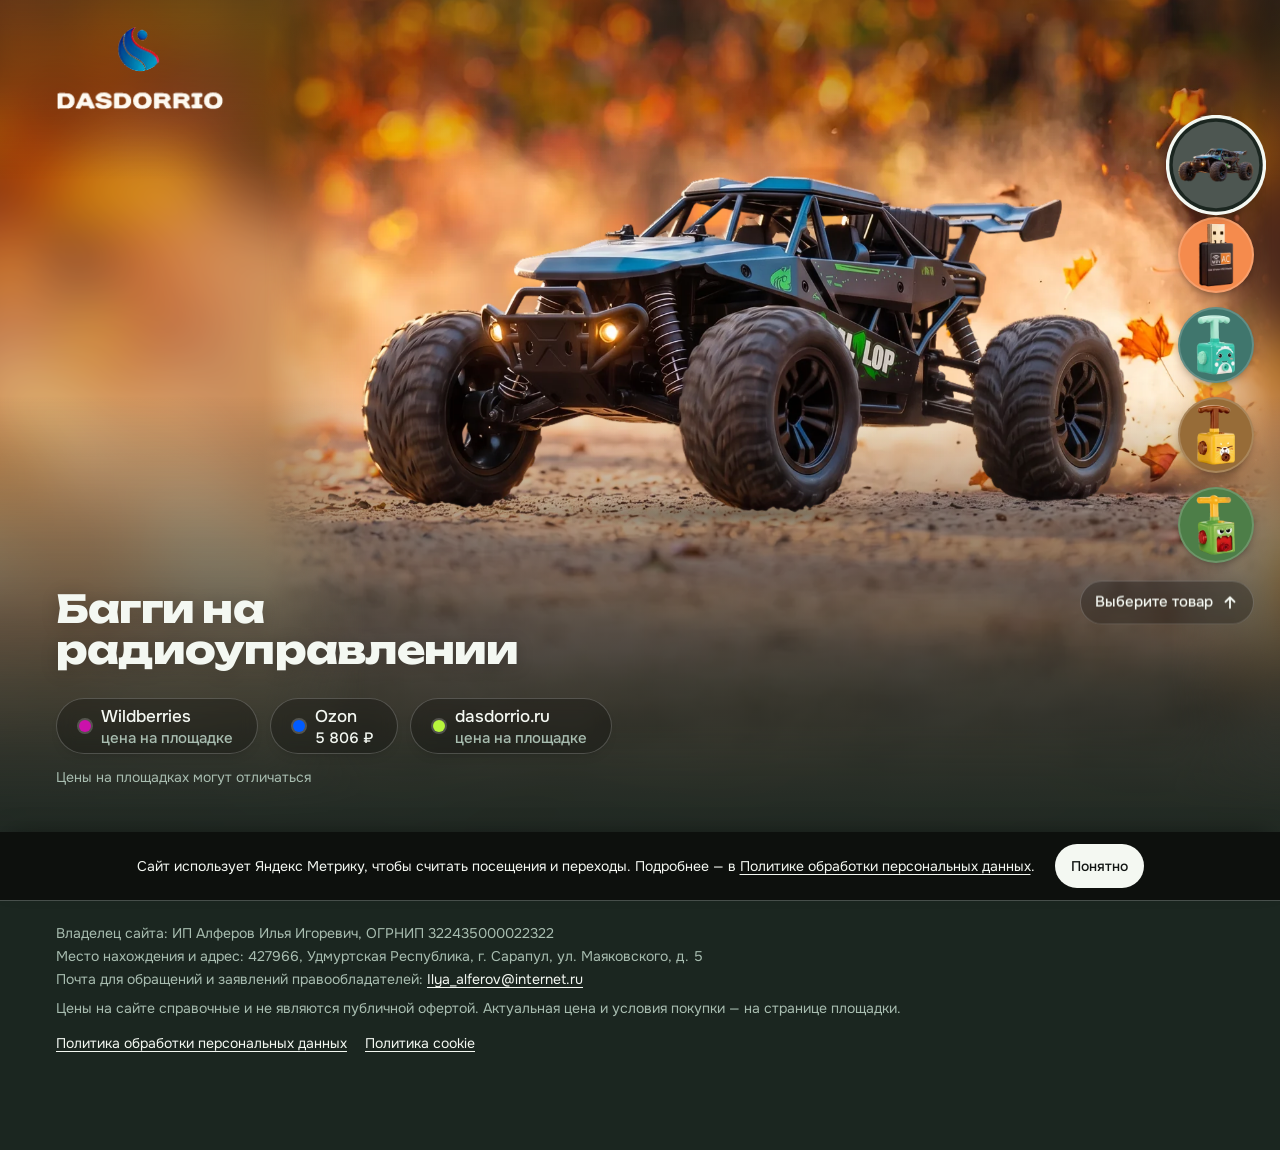
<file: index.html>
<!doctype html>
<html lang="ru">
<head>
<meta charset="utf-8">
<meta name="viewport" content="width=device-width, initial-scale=1, viewport-fit=cover">
<title>Dasdorrio — товары из роликов и где их купить</title>
<meta name="description" content="Товары Dasdorrio из роликов: багги на радиоуправлении, реактивные машинки, Wi-Fi адаптер. Прямые ссылки на карточки Wildberries, Ozon и магазин.">
<meta name="theme-color" content="#1B2620">

<meta property="og:type" content="website">
<meta property="og:title" content="Dasdorrio — товары из роликов и где их купить">
<meta property="og:description" content="Выбери товар и открой его карточку на Wildberries, Ozon или в магазине.">
<meta property="og:image" content="https://dasdorrio.shop/photo/og.jpg">
<meta property="og:url" content="https://dasdorrio.shop/">
<meta property="og:image:width" content="1200">
<meta property="og:image:height" content="630">

<link rel="icon" href="data:image/svg+xml,%3Csvg xmlns='http://www.w3.org/2000/svg' viewBox='0 0 32 32'%3E%3Crect width='32' height='32' rx='9' fill='%230B5FA8'/%3E%3Cpath d='M20 6c-6 2-11 8-9 15 1 3 4 5 8 5-4-3-5-8-2-12 1-2 4-4 8-4-1-2-3-4-5-4z' fill='%23fff'/%3E%3Ccircle cx='22' cy='9' r='2.6' fill='%23E5273A'/%3E%3C/svg%3E">

<link rel="preconnect" href="https://fonts.googleapis.com">
<link rel="preconnect" href="https://fonts.gstatic.com" crossorigin>
<link rel="stylesheet" href="https://fonts.googleapis.com/css2?family=Unbounded:wght@800&family=Onest:wght@500&display=swap">

<script>
  /* Данные подключаются с меткой минуты: GitHub Pages кэширует файлы на 10 минут,
     а правки из редактора должны быть видны сразу. Цены площадок (prices.js) — так же; нет файла — нет цен WB и dasdorrio.ru, ручная цена Ozon из products.js остаётся. */
  document.write('<script src="products.js?v=' + Math.floor(Date.now() / 60000) + '"><\/script>');
  document.write('<script src="prices.js?v=' + Math.floor(Date.now() / 60000) + '"><\/script>');
</script>
<script>
  /* Адрес просмотра для Метрики. При заходе без решётки на экране всё равно показан первый товар,
     поэтому в счётчик отдаём адрес с его ключом — иначе первый просмотр пишется без товара,
     и в отчёте «Просмотры URL» вместо товаров копятся строки без решётки. */
  var АДРЕС_ПРОСМОТРА = (function () {
    try {
      var k = (location.hash || '').slice(1);
      if (!k && typeof ТОВАРЫ !== 'undefined' && ТОВАРЫ.length) k = ТОВАРЫ[0].ключ;
      return location.origin + location.pathname + location.search + (k ? '#' + k : '');
    } catch (e) { return location.href; }
  })();
</script>
<!-- Yandex.Metrika counter -->
<script type="text/javascript">
    (function(m,e,t,r,i,k,a){
        m[i]=m[i]||function(){(m[i].a=m[i].a||[]).push(arguments)};
        m[i].l=1*new Date();
        for (var j = 0; j < document.scripts.length; j++) {if (document.scripts[j].src === r) { return; }}
        k=e.createElement(t),a=e.getElementsByTagName(t)[0],k.async=1,k.src=r,a.parentNode.insertBefore(k,a)
    })(window, document,'script','https://mc.yandex.ru/metrika/tag.js?id=112528267', 'ym');

    ym(112528267, 'init', {ssr:true, clickmap:true, referrer: document.referrer, url: АДРЕС_ПРОСМОТРА, accurateTrackBounce:true, trackLinks:true});
</script>
<noscript><div><img src="https://mc.yandex.ru/watch/112528267" style="position:absolute; left:-9999px;" alt="" /></div></noscript>
<!-- /Yandex.Metrika counter -->
<script>
  /* Красим страницу в палитру первого товара до первой отрисовки — без вспышки белого. */
  (function () {
    if (typeof ТОВАРЫ === 'undefined') return;
    var key = (location.hash || '').slice(1);
    var first = ТОВАРЫ.find(function (t) { return t.ключ === key; }) || ТОВАРЫ[0];
    var p = first.палитра, s = document.documentElement.style;
    s.setProperty('--bg', p.фон); s.setProperty('--bg2', p.фон2);
    s.setProperty('--accent', p.акцент); s.setProperty('--accent2', p.акцент2);
    s.setProperty('--fg', p.текст); s.setProperty('--fg2', p.текст2);
    var v = typeof ВЕРСИЯ_КАРТИНОК !== 'undefined' ? ВЕРСИЯ_КАРТИНОК : '1';
    [first.сцена, first.герой].forEach(function (src) {
      if (!src) return;
      var link = document.createElement('link');
      link.rel = 'preload'; link.as = 'image'; link.href = src + '?v=' + v;
      document.head.appendChild(link);
    });
  })();
</script>

<style>
  :root{
    /* Палитра сцены — подставляется из products.js */
    --bg:#1B2620; --bg2:#0F1915; --accent:#B8F53C; --accent2:#FFD400; --fg:#F4F8F2; --fg2:#A8BDB0;
    /* Цвета площадок — не меняются, это узнавание */
    --wb:#CB11AB; --ozon:#005BFF; --market:#FFCC00; --market-ink:#111111;
    /* Форма и ритм */
    --pill-h:52px; --thumb:60px; --rail-gap:10px; --rail-inset:8px; --rail-pad:12px;
    --gutter:20px;
    /* Кадр сцены: квадратная картинка, которая накрывает экран; центр и предел размера задаёт скрипт:
       герой не выше подиума, иначе в высоких окнах он налезает на название */
    --cover-size:min(100vw, var(--cover-max, 9999px)); --cover-cx:48%;
    --font-display:"Unbounded", "Arial Black", system-ui, sans-serif;
    --font-text:"Onest", system-ui, -apple-system, "Segoe UI", Roboto, sans-serif;
    --ease-out:cubic-bezier(.16,1,.3,1);
  }

  *{box-sizing:border-box}
  html{-webkit-text-size-adjust:100%; background:var(--bg)}
  body{
    margin:0; min-height:100vh; min-height:100dvh;
    background:var(--bg); color:var(--fg);
    font-family:var(--font-text); font-size:16px; line-height:1.45;
    -webkit-font-smoothing:antialiased; -webkit-tap-highlight-color:transparent;
    overflow-x:hidden;
  }
  ::selection{background:var(--accent); color:var(--bg)}
  :focus-visible{outline:3px solid var(--accent); outline-offset:3px; border-radius:999px}
  img{max-width:100%; height:auto; display:block}
  a{color:inherit}

  /* Сцена: одна цельная картинка мира товара. Товар вырезан из неё же и лежит ровно на своём месте,
     чтобы его можно было анимировать; под ним фон дорисован. */
  .scene{
    position:relative; min-height:100vh; min-height:100dvh; overflow:hidden;
    background:var(--bg);
  }
  .cover{position:absolute; inset:0; z-index:0; overflow:hidden}
  .layer{position:absolute; inset:0; opacity:0}
  .layer .blur{
    position:absolute; inset:-8%;
    background-size:cover; background-position:center;
    filter:blur(30px) brightness(.86); transform:translateZ(0);
  }
  .layer .frame{
    position:absolute; left:var(--cover-cx); top:var(--cover-cy, 50%);
    width:var(--cover-size); height:var(--cover-size);
    transform:translate(-50%,-50%);
  }
  .layer .frame img.bg{position:absolute; inset:0; width:100%; height:100%; object-fit:cover}
  /* на телефоне кадр уже экрана по высоте: верх и низ мягко уходят в размытую заливку */
  .layer .frame{
    -webkit-mask-image:linear-gradient(to bottom, transparent, #000 5%, #000 95%, transparent);
    mask-image:linear-gradient(to bottom, transparent, #000 5%, #000 95%, transparent);
  }
  .layer .frame img.hero{
    position:absolute; left:var(--hx); top:var(--hy); width:var(--hw); height:auto;
    will-change:transform;
  }
  .layer .frame .shadow{
    position:absolute; left:var(--sx); top:var(--sy); width:var(--sw); height:var(--sh);
    background:radial-gradient(50% 50% at 50% 50%, rgba(0,0,0,.35), rgba(0,0,0,0) 72%);
    transform-origin:center; pointer-events:none;
  }
  /* Передний кадр повторяет геометрию фона, но без маски: герой не тускнеет у краёв */
  .layer .frame.fg{-webkit-mask-image:none; mask-image:none}
  /* Вуаль — затемнение в тоне палитры: внизу под текст, вверху под логотип. Лежит МЕЖДУ фоном и героем,
     поэтому товар остаётся ярким, а пол вокруг него уходит в тень — насос не сливается с фоном */
  .layer .veil{
    position:absolute; inset:0; pointer-events:none;
    background:linear-gradient(to top, var(--bg) 0%, var(--bg) 4%, rgba(0,0,0,0) 58%);
  }
  @supports (background: color-mix(in srgb, red 50%, transparent)){
    .layer .veil{
      background:
        linear-gradient(to top, var(--bg) 0%, color-mix(in srgb, var(--bg) 94%, transparent) 10%, color-mix(in srgb, var(--bg) 75%, transparent) 24%, color-mix(in srgb, var(--bg) 42%, transparent) 40%, rgba(0,0,0,0) 56%),
        linear-gradient(to bottom, color-mix(in srgb, var(--bg) 42%, transparent) 0%, rgba(0,0,0,0) 20%);
    }
  }

  .top{
    position:absolute; inset:0 auto auto 0; z-index:5;
    padding:calc(14px + env(safe-area-inset-top)) var(--gutter) 0;
  }
  .logo{display:inline-block; line-height:0}
  .logo img{width:118px; height:auto}

  .stage{
    min-height:100vh; min-height:100dvh;
    position:relative; z-index:2;
    display:grid; grid-template-rows:1fr auto;
    /* --note-h — высота плашки о Метрике, пока она видна: таблетки площадок не уходят под неё */
    padding:calc(72px + env(safe-area-inset-top)) var(--gutter) calc(20px + env(safe-area-inset-bottom) + var(--note-h, 0px));
  }
  /* Подиум пустой: это место в кадре, где стоит товар; по его центру выставляется кадр и лента */
  .podium{
    /* пока видна плашка о Метрике, на низких телефонах подиум уступает ей место: таблетки остаются на первом экране */
    position:relative; min-height:clamp(180px, calc(280px - var(--note-h, 0px)), 280px);
    margin-right:calc(var(--thumb) + var(--rail-inset) + 12px);
  }

  .copy{padding-top:14px}
  h1{
    font-family:var(--font-display); font-weight:800;
    font-size:clamp(23px, 6.4vw, 34px); line-height:1.06; letter-spacing:-0.02em;
    margin:0; text-wrap:balance; hyphens:manual; overflow-wrap:normal;
    text-shadow:0 2px 18px rgba(0,0,0,.18);
  }

  .pills{display:flex; flex-wrap:wrap; gap:10px; margin-top:16px}
  /* Таблетки полупрозрачные, в тоне сцены: на тёмной сцене затемняют, на светлой — осветляют.
     Площадку узнаём по цветной монетке слева. */
  .pill{
    display:inline-flex; align-items:center; gap:10px;
    height:var(--pill-h); padding:0 20px 0 14px; border-radius:999px;
    font-weight:500; font-size:16px; text-decoration:none; white-space:nowrap;
    color:var(--fg); background:var(--pill-bg, rgba(0,0,0,.26));
    border:1px solid var(--pill-line, rgba(255,255,255,.18));
    box-shadow:0 6px 14px -10px rgba(0,0,0,.4);
    -webkit-backdrop-filter:blur(8px); backdrop-filter:blur(8px);
    transition:transform .22s var(--ease-out), background-color .22s var(--ease-out), border-color .22s var(--ease-out);
    will-change:transform;
  }
  .pill .coin{
    width:12px; height:12px; border-radius:50%; flex:none; background:var(--c);
    box-shadow:0 0 0 2px var(--pill-line, rgba(255,255,255,.18));
  }
  /* Цена — второй строкой под названием площадки: таблетка не шире, ряды таблеток те же */
  .pill .price{display:block; font-size:14px; line-height:1.15; font-variant-numeric:tabular-nums}
  .pill .price--muted{color:var(--fg2)}   /* «нет в наличии» и «цена на площадке» — тише цены */
  .pill--wb{--c:var(--wb)}
  .pill--ozon{--c:var(--ozon)}
  .pill--market{--c:var(--market)}
  .pill--shop{--c:var(--accent)}
  .pill--other{--c:var(--accent2)}
  @media (hover:hover){
    .pill:hover{transform:translateY(-3px); background:var(--pill-bg-hover, rgba(0,0,0,.4)); border-color:var(--pill-line-hover, rgba(255,255,255,.3))}
  }
  .pill:active{transform:translateY(1px) scale(.97); background:var(--pill-bg-hover, rgba(0,0,0,.4))}
  .pill.tw{transition:none}   /* пока таблетку ведёт GSAP, CSS-переход выключен */
  /* Строка под таблетками: дата цен и оговорки; есть только у товара с показанной ценой */
  .price-note{margin:10px 0 0; font-size:14px; line-height:1.4; color:var(--fg2); text-wrap:pretty}

  /* Лента выбора: справа, под большой палец */
  .rail{
    position:absolute; z-index:6;
    right:max(calc(var(--rail-inset) - var(--rail-pad)), env(safe-area-inset-right));
    top:var(--rail-top, 50%); transform:translateY(-50%);
    transition:top .4s var(--ease-out);
    display:flex; flex-direction:column; gap:var(--rail-gap);
    max-height:calc(100dvh - 150px); overflow-y:auto; overscroll-behavior:contain;
    /* поля ленты шире кольца активного кругляшка (масштаб 1,14 + кольцо 6 px), иначе прокрутка его режет */
    padding:var(--rail-pad); scrollbar-width:none; scroll-snap-type:y proximity;
  }
  .rail::-webkit-scrollbar{display:none}
  .rail button{
    width:var(--thumb); height:var(--thumb); flex:none; scroll-snap-align:center;
    border:0; padding:0; border-radius:50%; cursor:pointer;
    background:var(--c); background:color-mix(in srgb, var(--c) 78%, #fff); display:grid; place-items:center;
    box-shadow:0 4px 10px -4px rgba(0,0,0,.5), inset 0 0 0 2px rgba(255,255,255,.18);
    transition:transform .25s var(--ease-out), box-shadow .25s var(--ease-out);
    -webkit-tap-highlight-color:transparent;
  }
  .rail button img{width:100%; height:100%; border-radius:50%; object-fit:cover; pointer-events:none}
  .rail button[aria-current="true"]{
    transform:scale(1.14);
    box-shadow:0 0 0 3px var(--bg), 0 0 0 6px var(--fg), 0 8px 16px -6px rgba(0,0,0,.6);
  }
  .rail button:focus-visible{outline-offset:4px}
  .rail button.tw{transition:none}   /* пока кружок ведёт GSAP, CSS-переход выключен */

  /* Подсказка у ленты: показывается один раз, при первом заходе, на несколько секунд */
  .hint{
    position:absolute; z-index:6; right:max(var(--rail-inset), env(safe-area-inset-right)); top:calc(var(--rail-bottom, 60%) + 10px);
    display:flex; align-items:center; gap:8px;
    height:40px; padding:0 14px; border-radius:999px; font-size:14px; font-weight:500; white-space:nowrap;
    color:var(--fg); background:var(--pill-bg, rgba(0,0,0,.26)); border:1px solid var(--pill-line, rgba(255,255,255,.18));
    -webkit-backdrop-filter:blur(8px); backdrop-filter:blur(8px); pointer-events:none; opacity:0;
  }
  .hint svg{width:18px; height:18px; flex:none}

  /* Подвал под сценой: владелец сайта и документы. Первый экран не трогает — виден после прокрутки */
  .site-foot{
    position:relative; z-index:2;
    padding:18px var(--gutter) calc(22px + env(safe-area-inset-bottom) + var(--note-h, 0px));
    background:var(--bg); color:var(--fg2);
    font-size:14px; line-height:1.5;
    border-top:1px solid var(--pill-line, rgba(255,255,255,.18));
  }
  .site-foot p{margin:0}
  .site-foot p + p{margin-top:2px}
  .site-foot .terms{margin-top:8px}
  .site-foot a{color:var(--fg); text-decoration-thickness:1px; text-underline-offset:3px}
  .site-foot .docs{display:flex; flex-wrap:wrap; gap:0 18px; margin-top:8px}
  .site-foot .docs a{display:inline-block; padding:6px 0}

  /* Плашка о Яндекс Метрике: только сообщает, на счётчик не влияет. Цвета постоянные — читается на любой сцене */
  .note{
    position:fixed; z-index:20; left:0; right:0; bottom:0;
    display:flex; align-items:center; gap:10px;
    padding:8px 12px calc(8px + env(safe-area-inset-bottom)) 16px;
    background:rgba(12,15,13,.92); color:#F4F8F2;
    font-size:14px; line-height:1.35;
    box-shadow:0 -8px 24px -12px rgba(0,0,0,.5);
  }
  .note[hidden]{display:none}
  .note p{margin:0; flex:1; min-width:0}
  .note a{color:inherit; text-decoration-thickness:1px; text-underline-offset:3px}
  .note :focus-visible{outline-color:#F4F8F2}
  .note button{
    flex:none; height:44px; padding:0 16px; border:0; border-radius:999px; cursor:pointer;
    font:inherit; font-weight:500; color:#111513; background:#F4F8F2;
    transition:background-color .2s var(--ease-out);
  }
  @media (hover:hover){ .note button:hover{background:#FFFFFF} }
  @media (min-width:900px){
    .note{justify-content:center; gap:20px; padding:12px var(--gutter)}
    .note p{flex:0 1 auto}
    .site-foot{display:flex; flex-wrap:wrap; align-items:flex-end; justify-content:space-between; gap:8px 40px; padding-top:22px}
    .site-foot .docs{margin-top:0}
  }

  /* Низкие экраны: миниатюры компактнее, чтобы лента умещалась над текстом */
  /* Узкие телефоны: таблетки плотнее, иначе «цена на площадке» и «нет в наличии» уводят их в третий ряд под плашку */
  @media (max-width:389px){
    .pills{gap:8px}
    .pill{padding:0 12px 0 10px; gap:8px}
  }
  @media (max-height:700px) and (max-width:899px){
    :root{--thumb:50px; --rail-gap:8px}
  }

  /* Десктоп: постер — картинка во всю ширину, название и таблетки внизу слева, лента справа */
  @media (min-width:900px){
    :root{--thumb:76px; --rail-gap:14px; --rail-inset:26px; --gutter:56px; --cover-size:min(112dvh, 100vw, var(--cover-max, 9999px)); --cover-cx:60%}
    .logo img{width:168px}
    .top{padding-top:26px}
    /* кадр меньше окна: все четыре края мягко уходят в размытую заливку, иначе видна линия стыка */
    .layer .frame{
      -webkit-mask-image:linear-gradient(to right, transparent, #000 10%, #000 90%, transparent), linear-gradient(to bottom, transparent, #000 9%, #000 91%, transparent);
      -webkit-mask-composite:source-in;
      mask-image:linear-gradient(to right, transparent, #000 10%, #000 90%, transparent), linear-gradient(to bottom, transparent, #000 9%, #000 91%, transparent);
      mask-composite:intersect;
    }
    .stage{
      padding:100px calc(var(--thumb) + var(--rail-inset) + 44px) calc(44px + var(--note-h, 0px)) var(--gutter);
      min-height:100dvh;
    }
    .podium{min-height:min(38vh, 400px); margin-right:0}
    .copy{padding-top:0; max-width:640px}   /* три таблетки с ценой — в один ряд */
    .copy h1{max-width:540px}
    h1{font-size:clamp(30px, 3vw, 46px)}
    .pills{margin-top:28px; gap:12px}
    .pill{height:56px; padding:0 24px 0 22px; font-size:17px}
    .pill .price{font-size:15px}
    .price-note{margin-top:14px}
    .hint{height:44px; font-size:15px}
  }
  @media (min-width:1600px){
    h1{font-size:58px}
  }

  @media (prefers-reduced-motion:reduce){
    .pill, .rail button{transition:none}
  }
</style>
</head>
<body>
<div class="scene" id="scene">
  <div class="cover" id="cover" aria-hidden="true"></div>
  <header class="top">
    <a class="logo" href="#" id="logo-link" aria-label="Dasdorrio — в начало">
      <img id="logo" src="logo/dasdorrio-light.webp" width="340" height="171" alt="Dasdorrio">
    </a>
  </header>

  <main class="stage">
    <div class="podium" id="podium"></div>
    <div class="copy" id="copy">
      <h1 id="title"></h1>
      <nav class="pills" id="pills" aria-label="Где купить"></nav>
      <p class="price-note" id="price-note" hidden></p>
    </div>
  </main>

  <nav class="rail" id="rail" aria-label="Выбор товара"></nav>
  <div class="hint" id="hint" hidden aria-hidden="true">Выберите товар<svg viewBox="0 0 24 24" fill="none" stroke="currentColor" stroke-width="2.4" stroke-linecap="round" stroke-linejoin="round"><path d="M12 19V5M6 11l6-6 6 6"/></svg></div>
  <noscript><p style="padding:20px">Для выбора товара нужен JavaScript. Все товары есть на Wildberries и Ozon по запросу «Dasdorrio».</p></noscript>
</div>

<footer class="site-foot">
  <div>
    <p>Владелец сайта: ИП Алферов Илья Игоревич, ОГРНИП 322435000022322</p>
    <p>Место нахождения и адрес: 427966, Удмуртская Республика, г. Сарапул, ул. Маяковского, д. 5</p>
    <p>Почта для обращений и заявлений правообладателей: <a href="mailto:Ilya_alferov@internet.ru">Ilya_alferov@internet.ru</a></p>
    <p class="terms" id="price-terms" hidden>Цены на сайте справочные и не являются публичной офертой. Актуальная цена и условия покупки — на странице площадки.</p>
  </div>
  <nav class="docs" aria-label="Документы">
    <a href="policy.html">Политика обработки персональных данных</a>
    <a href="cookie.html">Политика cookie</a>
  </nav>
</footer>

<div class="note" id="note" role="region" aria-label="Яндекс Метрика" hidden>
  <p>Сайт использует Яндекс Метрику, чтобы считать посещения и переходы. Подробнее — в <a href="policy.html">Политике обработки персональных данных</a>.</p>
  <button type="button" id="note-ok">Понятно</button>
</div>
<script>
  /* Плашка о Метрике. Счётчик от неё не зависит: он подключён в <head> и работает сразу.
     «Понятно» прячет плашку, браузер это запоминает. Пока плашка видна, её высота уходит
     в нижнее поле сцены (--note-h), чтобы таблетки площадок не оказались под ней. */
  (function () {
    var KEY = 'dasdorrio-metrika-note', note = document.getElementById('note'), root = document.documentElement;
    try { if (localStorage.getItem(KEY)) return; } catch (e) { /* хранилище закрыто — плашку показываем */ }
    function fit() { root.style.setProperty('--note-h', note.hidden ? '0px' : note.offsetHeight + 'px'); }
    note.hidden = false;
    fit();
    if (window.ResizeObserver) new ResizeObserver(fit).observe(note);
    else window.addEventListener('resize', fit);
    document.getElementById('note-ok').addEventListener('click', function () {
      try { localStorage.setItem(KEY, '1'); } catch (e) { /* не запомнится — плашка появится в следующий раз */ }
      note.hidden = true;
      fit();
    });
  })();
</script>

<script src="https://cdnjs.cloudflare.com/ajax/libs/gsap/3.12.5/gsap.min.js"></script>
<script>
(function () {
  'use strict';
  var items = ТОВАРЫ;
  var root = document.documentElement;
  var cover = document.getElementById('cover');
  var podium = document.getElementById('podium');
  var scene = document.getElementById('scene');
  var titleEl = document.getElementById('title');
  var pillsEl = document.getElementById('pills');
  var priceNote = document.getElementById('price-note');
  var rail = document.getElementById('rail');
  var logo = document.getElementById('logo');
  var themeMeta = document.querySelector('meta[name="theme-color"]');
  var current = -1, tl = null, floaters = [], gen = 0;
  var hasGsap = typeof gsap !== 'undefined';
  var reduce = window.matchMedia('(prefers-reduced-motion: reduce)').matches;

  /* Монетка таблетки — по виду ссылки; подпись и адрес берутся из products.js */
  var KIND = { wb: 'pill--wb', ozon: 'pill--ozon', market: 'pill--market', shop: 'pill--shop' };
  var COIN = '<span class="coin" aria-hidden="true"></span>';

  /* Картинки с меткой версии из products.js: после замены файлов браузер не покажет старые */
  var IMG_V = typeof ВЕРСИЯ_КАРТИНОК !== 'undefined' ? ВЕРСИЯ_КАРТИНОК : '1';
  function pic(u) { return u ? u + '?v=' + IMG_V : u; }
  function esc(s) { return String(s).replace(/[&<>"]/g, function (c) { return { '&': '&amp;', '<': '&lt;', '>': '&gt;', '"': '&quot;' }[c]; }); }

  /* Вторая строка таблетки. WB и dasdorrio.ru — из prices.js (пишет скрипт по расписанию): свежая цена
     (не старше 48 часов); «нет в наличии» — только если площадка сама так ответила; иначе «цена на площадке»; нет записи — второй строки нет.
     Ozon — из поля товара ценаOzon, его вписывает владелец в редакторе (цена с Ozon Картой из API не берётся):
     цена, «нет в наличии», «цена на площадке» или «скрыть»; поля нет — «цена на площадке» */
  var PRICES = typeof ЦЕНЫ !== 'undefined' && ЦЕНЫ && ЦЕНЫ.товары || {};
  var PRICED = { wb: 1, shop: 1 };
  function fresh(iso) { var ms = Date.parse(iso); return ms > 0 && Date.now() - ms < 48 * 3600000; }
  function soldOut(p) { return !!p && !(p.цена > 0) && p.ошибка === 'нет в наличии' && fresh(p.проверено); }
  function priceOf(t, kind) {
    if (kind === 'ozon') {
      var o = t.ценаOzon || {};
      if (o.показ === 'скрыть') return null;
      /* остатки магазина dasdorrio.ru берутся с Ozon: магазин свежо ответил «нет в наличии» — у Ozon тоже;
         появился остаток — снова вписанная владельцем цена */
      if (o.показ === 'нет в наличии' || soldOut(PRICES[t.ключ] && PRICES[t.ключ].shop)) return 'нет';
      return o.показ === 'цена' && o.цена > 0 ? { цена: o.цена } : 'площадка';   // без даты: в строку цен дата не идёт
    }
    var p = PRICED[kind] && PRICES[t.ключ] && PRICES[t.ключ][kind];
    if (!p) return null;
    if (p.цена > 0 && fresh(p.получено)) return p;
    return soldOut(p) ? 'нет' : 'площадка';
  }
  function rub(n) { return String(Math.round(n)).replace(/\B(?=(\d{3})+(?!\d))/g, '\u00A0') + '\u00A0₽'; }
  function mskDate(ms) {                                    // ДД.ММ по Москве: UTC+3 круглый год
    var d = new Date(ms + 3 * 3600000);
    return ('0' + d.getUTCDate()).slice(-2) + '.' + ('0' + (d.getUTCMonth() + 1)).slice(-2);
  }
  /* оговорка «цены справочные» в подвале — только когда цены подключены или у товара есть ручная цена Ozon */
  if (typeof ЦЕНЫ !== 'undefined' || items.some(function (t) { return t.ценаOzon && t.ценаOzon.показ === 'цена'; })) document.getElementById('price-terms').hidden = false;

  /* Лента миниатюр */
  items.forEach(function (t, i) {
    var b = document.createElement('button');
    b.type = 'button';
    b.style.setProperty('--c', t.палитра.фон);
    b.setAttribute('aria-label', t.название);
    b.innerHTML = '<img src="' + esc(pic(t.миниатюра)) + '" alt="" width="200" height="200">';
    b.addEventListener('click', function () { show(i, true); });
    rail.appendChild(b);
  });
  rail.addEventListener('keydown', function (e) {
    if (e.key !== 'ArrowDown' && e.key !== 'ArrowUp') return;
    e.preventDefault();
    var next = (current + (e.key === 'ArrowDown' ? 1 : -1) + items.length) % items.length;
    show(next, true);
    rail.children[next].focus();
  });

  function setPalette(p, animate) {
    var vars = { '--bg': p.фон, '--bg2': p.фон2, '--accent': p.акцент, '--accent2': p.акцент2, '--fg': p.текст, '--fg2': p.текст2 };
    if (hasGsap && animate && !reduce) {
      gsap.to(root, Object.assign({ duration: .6, ease: 'power2.inOut' }, vars));
    } else {
      Object.keys(vars).forEach(function (k) { root.style.setProperty(k, vars[k]); });
    }
    themeMeta.setAttribute('content', p.фон);
    var light = p.логотип === 'тёмный';            // светлая сцена -> тёмный логотип и тёмный текст
    root.style.setProperty('--pill-bg', light ? 'rgba(255,255,255,.34)' : 'rgba(0,0,0,.26)');
    root.style.setProperty('--pill-bg-hover', light ? 'rgba(255,255,255,.5)' : 'rgba(0,0,0,.4)');
    root.style.setProperty('--pill-line', light ? 'rgba(255,255,255,.55)' : 'rgba(255,255,255,.2)');
    root.style.setProperty('--pill-line-hover', light ? 'rgba(255,255,255,.8)' : 'rgba(255,255,255,.34)');
    logo.src = light ? 'logo/dasdorrio.webp' : 'logo/dasdorrio-light.webp';
  }

  function buildPills(t) {
    var html = '', dates = [], priced = false;
    (t.ссылки || []).forEach(function (l) {
      if (!l || !l.адрес) return;
      var kind = KIND[l.вид] ? l.вид : 'other';
      /* цена — внутри той же ссылки: скринридер читает «Wildberries 7 590 ₽», цели Метрики не меняются */
      var p = priceOf(t, kind), price = '';
      if (p === 'нет') price = ' <span class="price price--muted">нет в\u00A0наличии</span>';
      else if (p === 'площадка') price = ' <span class="price price--muted">цена на\u00A0площадке</span>';
      else if (p) {
        priced = true;
        if (p.получено) dates.push(Date.parse(p.получено));
        price = ' <span class="price">' + rub(p.цена) + '</span>';
      }
      html += '<a class="pill ' + (KIND[kind] || 'pill--other') + '" href="' + esc(l.адрес) + '" rel="noopener" data-place="' + kind + '" data-product="' + esc(t.ключ) + '">' +
              COIN + '<span>' + esc(l.имя || l.адрес) + price + '</span></a>';
    });
    pillsEl.innerHTML = html;
    /* строка цен: самая ранняя дата среди цен из prices.js (у ручной цены Ozon даты нет); нет ни одной цены — строки нет */
    priceNote.hidden = !priced;
    priceNote.textContent = !priced ? '' : dates.length ? 'Цены на\u00A0' + mskDate(Math.min.apply(null, dates)) + '\u00A0· на площадках могут отличаться' :
      'Цены на\u00A0площадках могут отличаться';
  }

  function preload(src) {
    return new Promise(function (res) {
      if (!src) { res(null); return; }
      var im = new Image();
      im.onload = im.onerror = function () { res(im); };
      im.src = src;
      if (im.decode) { im.decode().then(function () { res(im); }, function () { res(im); }); }
    });
  }

  /* Слой сцены: размытая заливка + кадр с фоном + вуаль + передний кадр с тенью и героем на своём месте */
  function buildLayer(t, g) {
    var box = t.геройБокс || [0.3, 0.3, 0.4, 0.4];
    var layer = document.createElement('div');
    layer.className = 'layer'; layer.dataset.gen = g;
    var blur = document.createElement('div'); blur.className = 'blur';
    if (t.сцена) blur.style.backgroundImage = 'url("' + pic(t.сцена) + '")';
    var frame = document.createElement('div'); frame.className = 'frame';
    if (t.сцена) {
      var bg = document.createElement('img'); bg.className = 'bg'; bg.src = pic(t.сцена); bg.alt = '';
      frame.appendChild(bg);
    }
    var veil = document.createElement('div'); veil.className = 'veil';
    var fg = document.createElement('div'); fg.className = 'frame fg';
    var shadow = document.createElement('div'); shadow.className = 'shadow';
    shadow.style.setProperty('--sx', (box[0] + box[2] * 0.08) * 100 + '%');
    shadow.style.setProperty('--sw', box[2] * 0.84 * 100 + '%');
    shadow.style.setProperty('--sy', (box[1] + box[3] * 0.93) * 100 + '%');
    shadow.style.setProperty('--sh', box[3] * 0.12 * 100 + '%');
    fg.appendChild(shadow);
    var hero = document.createElement('img'); hero.className = 'hero';
    hero.src = pic(t.герой); hero.alt = t.название; hero.setAttribute('fetchpriority', 'high');
    hero.style.setProperty('--hx', box[0] * 100 + '%');
    hero.style.setProperty('--hy', box[1] * 100 + '%');
    hero.style.setProperty('--hw', box[2] * 100 + '%');
    fg.appendChild(hero);
    layer.appendChild(blur); layer.appendChild(frame); layer.appendChild(veil); layer.appendChild(fg);
    return { layer: layer, frame: frame, hero: hero, shadow: shadow };
  }

  /* Кадр выставляется так, чтобы центр товара совпал с центром подиума */
  function placeCover(t) {
    var box = t.геройБокс || [0.3, 0.3, 0.4, 0.4];
    var sceneTop = scene.getBoundingClientRect().top;
    var r = podium.getBoundingClientRect();
    var podiumCy = r.top - sceneTop + r.height / 2;
    var desktop = window.matchMedia('(min-width:900px)').matches;
    /* герой не выше 92 % подиума и не шире полосы от левого поля до ленты кружков */
    var railLeft = rail.getBoundingClientRect().left + 12;                 // 12 px — поле ленты, дальше кружки
    var gutter = desktop ? (parseFloat(getComputedStyle(root).getPropertyValue('--gutter')) || 56) : 0;
    var maxH = r.height * 0.92 / box[3];
    var maxW = (railLeft - 10 - gutter) / box[2];
    root.style.setProperty('--cover-max', Math.round(Math.min(maxH, maxW)) + 'px');
    var frame = cover.querySelector('.frame');
    var size = frame ? frame.offsetHeight : Math.max(window.innerWidth, window.innerHeight);
    var pc = box[1] + box[3] / 2;
    var cy = podiumCy - (pc - 0.5) * size;
    root.style.setProperty('--cover-cy', Math.round(cy) + 'px');
    /* по горизонтали: правый край героя не заходит под ленту */
    var cx = window.innerWidth * (desktop ? 0.6 : 0.48);
    var heroRight = cx - size / 2 + (box[0] + box[2]) * size;
    cx -= Math.max(0, heroRight - (railLeft - 10));
    root.style.setProperty('--cover-cx', Math.round(cx) + 'px');
  }
  function placeRail() {
    var sceneTop = scene.getBoundingClientRect().top;
    var r = podium.getBoundingClientRect();
    var railCy = Math.round(r.top - sceneTop + r.height / 2);
    root.style.setProperty('--rail-top', railCy + 'px');
    root.style.setProperty('--rail-bottom', Math.round(railCy + rail.offsetHeight / 2) + 'px');   // подсказка стоит под лентой
  }
  function relayout() { if (current >= 0) placeCover(items[current]); placeRail(); }
  window.addEventListener('resize', relayout);
  if (window.ResizeObserver) { new ResizeObserver(relayout).observe(podium); }
  if (document.fonts && document.fonts.ready) { document.fonts.ready.then(relayout); }

  /* Убирает слои чужих поколений: защита от быстрых тапов, когда таймлайн убит до onComplete */
  function sweep(keepGen, instant) {
    Array.prototype.slice.call(cover.children).forEach(function (el) {
      var g = +el.dataset.gen || 0;
      if (g === keepGen) return;
      if (instant || g < keepGen - 1) el.remove();
    });
  }
  function killFloat() { floaters.forEach(function (f) { f.kill(); }); floaters = []; }
  /* Твины таблеток: на время твина класс tw (без CSS-перехода), в конце встроенные стили снимаются,
     иначе transform из GSAP перебивает :hover и таблетка остаётся поднятой */
  function pillTween(pills) {
    pills.forEach(function (p) { p.classList.add('tw'); });
    return { onComplete: function () { pills.forEach(function (p) { p.classList.remove('tw'); }); }, clearProps: 'transform,opacity' };
  }
  /* Покой: товар мягко подпрыгивает над своим местом, тень под ним сжимается */
  function startFloat(hero, shadow) {
    if (!hasGsap || reduce) return;
    var bounce = gsap.timeline({ repeat: -1, repeatDelay: 1.6 });
    bounce.to(hero, { y: -14, duration: .42, ease: 'power2.out' })
          .to(shadow, { scale: .86, opacity: .7, duration: .42, ease: 'power2.out' }, 0)
          .to(hero, { y: 0, duration: .5, ease: 'bounce.out' })
          .to(shadow, { scale: 1, opacity: 1, duration: .3, ease: 'power2.in' }, '-=.5');
    floaters.push(bounce);
  }

  function show(i, animate) {
    if (i === current) return;
    var t = items[i];
    var dir = i > current ? 1 : -1;
    gen += 1;
    var myGen = gen;
    sweep(myGen);
    current = i;

    Array.prototype.forEach.call(rail.children, function (b, k) {
      if (k === i) { b.setAttribute('aria-current', 'true'); b.scrollIntoView({ block: 'nearest', behavior: animate ? 'smooth' : 'auto' }); }
      else b.removeAttribute('aria-current');
    });
    try { history.replaceState(null, '', '#' + t.ключ); } catch (e) { /* file:// не даёт менять адрес — не страшно */ }
    if (current >= 0 && animate) track.view(t);

    setPalette(t.палитра, animate);

    Promise.all([preload(pic(t.герой)), preload(pic(t.сцена))]).then(function () {
      if (current !== i) return;               // успели нажать другое — этот кадр пропускаем
      if (tl) tl.kill();
      killFloat();

      var old = Array.prototype.slice.call(cover.children);
      var L = buildLayer(t, myGen);
      cover.appendChild(L.layer);
      placeCover(t);
      setTimeout(function () { if (gen === myGen) sweep(myGen, true); }, 1200);

      titleEl.textContent = t.название;
      buildPills(t);
      placeRail();
      var pills = Array.prototype.slice.call(pillsEl.children).concat(priceNote);   // строка цен появляется вместе с таблетками
      var copyBits = [titleEl];
      var removeOld = function () { old.forEach(function (d) { d.remove(); }); };

      if (!hasGsap || !animate) {
        removeOld();
        L.layer.style.opacity = 1;
        if (hasGsap && !reduce) {
          var thumbs = Array.prototype.slice.call(rail.children);
          gsap.from(thumbs, Object.assign({ x: 24, opacity: 0, duration: .5, ease: 'power3.out', stagger: .06, delay: .35 }, pillTween(thumbs)));
          gsap.from(L.hero, { y: 36, opacity: 0, scale: .96, duration: .8, ease: 'power3.out' });
          gsap.from(copyBits, { y: 16, opacity: 0, duration: .5, ease: 'power2.out', stagger: .06, delay: .1 });
          gsap.from(pills, Object.assign({ y: 14, opacity: 0, duration: .45, ease: 'back.out(1.6)', stagger: .05, delay: .25 }, pillTween(pills)));
        }
        startFloat(L.hero, L.shadow);
        return;
      }

      if (reduce) {
        tl = gsap.timeline();
        tl.to(L.layer, { opacity: 1, duration: .4 }, 0);
        if (old.length) tl.to(old, { opacity: 0, duration: .4, onComplete: removeOld }, 0);
        tl.from(copyBits.concat(pills), { opacity: 0, duration: .35, clearProps: 'opacity' }, .1);
        return;
      }

      tl = gsap.timeline({ defaults: { overwrite: 'auto' } });
      /* новая сцена проявляется поверх старой, товар приподнимается на место, текст и таблетки поднимаются */
      tl.to(L.layer, { opacity: 1, duration: .75, ease: 'power2.out' }, 0)
        .fromTo(L.hero, { y: 48 * dir, opacity: 0, scale: .94 }, { y: 0, opacity: 1, scale: 1, duration: .7, ease: 'power3.out' }, .12)
        .fromTo(L.shadow, { scale: .7, opacity: 0 }, { scale: 1, opacity: 1, duration: .6, ease: 'power2.out' }, .2)
        .to(copyBits, { y: -10, opacity: 0, duration: .22, ease: 'power2.in' }, 0)
        .fromTo(copyBits, { y: 16, opacity: 0 }, { y: 0, opacity: 1, duration: .45, ease: 'power2.out', stagger: .06 }, .3)
        .fromTo(pills, { y: 16, opacity: 0, scale: .96 }, Object.assign({ y: 0, opacity: 1, scale: 1, duration: .45, ease: 'back.out(1.6)', stagger: .05 }, pillTween(pills)), .38)
        .add(function () { removeOld(); startFloat(L.hero, L.shadow); }, .8);
      if (old.length) tl.to(old, { opacity: 0, duration: .5, ease: 'power2.in' }, .3);
    });
  }

  /* Таблетка пружинит под пальцем; подъём при наведении — обычный CSS :hover */
  if (hasGsap && !reduce) {
    pillsEl.addEventListener('pointerdown', function (e) {
      var pill = e.target.closest('.pill'); if (!pill) return;
      var lift = e.pointerType === 'mouse' ? -3 : 0;
      gsap.fromTo(pill, { scale: .94, y: lift }, Object.assign({ scale: 1, y: lift, duration: .5, ease: 'elastic.out(1, .45)' }, pillTween([pill])));
    });
  }

  /* Аналитика: заходы + клики по таблеткам с товаром и площадкой */
  var track = { view: function () {}, click: function () {} };
  /* сам счётчик подключён кодом из кабинета в <head>; здесь только цели и просмотры товаров */
  if (typeof ym === 'function') {
    track.view = function (t) { ym(112528267, 'hit', location.href, { title: t.название, params: { товар: t.ключ } }); };
    track.click = function (product, place) {
      var p = { товар: product, площадка: place };
      ym(112528267, 'reachGoal', 'marketplace_click', p);   // общая цель: любой уход на площадку
      ym(112528267, 'reachGoal', 'click_' + place, p);       // цель по площадке: click_wb / click_ozon / click_shop
      ym(112528267, 'params', { клик: p });                  // параметры визита: какой товар кликают чаще
    };
  }
  pillsEl.addEventListener('click', function (e) {
    var pill = e.target.closest('.pill'); if (!pill) return;
    track.click(pill.dataset.product, pill.dataset.place);
  });

  document.getElementById('logo-link').addEventListener('click', function (e) { e.preventDefault(); show(0, true); });
  window.addEventListener('hashchange', function () {
    var k = location.hash.slice(1), idx = items.findIndex(function (t) { return t.ключ === k; });
    if (idx >= 0 && idx !== current) show(idx, true);
  });

  /* GitHub Pages отдаёт страницу из кэша до 10 минут: если на сервере она новее — перезагрузить один раз */
  try {
    fetch(location.pathname, { method: 'HEAD', cache: 'no-store' }).then(function (r) {
      var srv = Date.parse(r.headers.get('last-modified') || ''), mine = Date.parse(document.lastModified);
      if (srv && mine && srv - mine > 60000 && !sessionStorage.getItem('reload-' + srv)) {
        sessionStorage.setItem('reload-' + srv, '1'); location.reload();
      }
    }).catch(function () {});
  } catch (e) { /* file:// */ }

  /* Подсказка у ленты — один раз, при первом заходе; исчезает сама через 5 с или после первого касания ленты */
  (function () {
    var KEY = 'dasdorrio-hint', hint = document.getElementById('hint'), shown = false, done = false;
    try { if (localStorage.getItem(KEY)) return; } catch (e) { return; }
    function hide() {
      if (done) return; done = true;
      try { localStorage.setItem(KEY, '1'); } catch (e) { /* ничего */ }
      if (hasGsap && !reduce && shown) gsap.to(hint, { opacity: 0, y: 8, duration: .3, onComplete: function () { hint.hidden = true; } });
      else hint.hidden = true;
    }
    function show() {
      if (shown || done) return; shown = true;
      hint.hidden = false;
      if (hasGsap && !reduce) {
        gsap.fromTo(hint, { opacity: 0, y: 10 }, { opacity: 1, y: 0, duration: .5, ease: 'power2.out' });
        gsap.to(hint, { y: -6, duration: .5, ease: 'sine.inOut', yoyo: true, repeat: 5, delay: .6 });   // покачивание к кружкам
      } else { hint.style.opacity = 1; }
      setTimeout(hide, 5500);
    }
    setTimeout(show, 1400);
    rail.addEventListener('pointerdown', hide);
    rail.addEventListener('focusin', hide);
    window.addEventListener('hashchange', hide);
  })();

  var startKey = location.hash.slice(1);
  var startIdx = items.findIndex(function (t) { return t.ключ === startKey; });
  show(startIdx >= 0 ? startIdx : 0, false);
})();
</script>
</body>
</html>
</file>
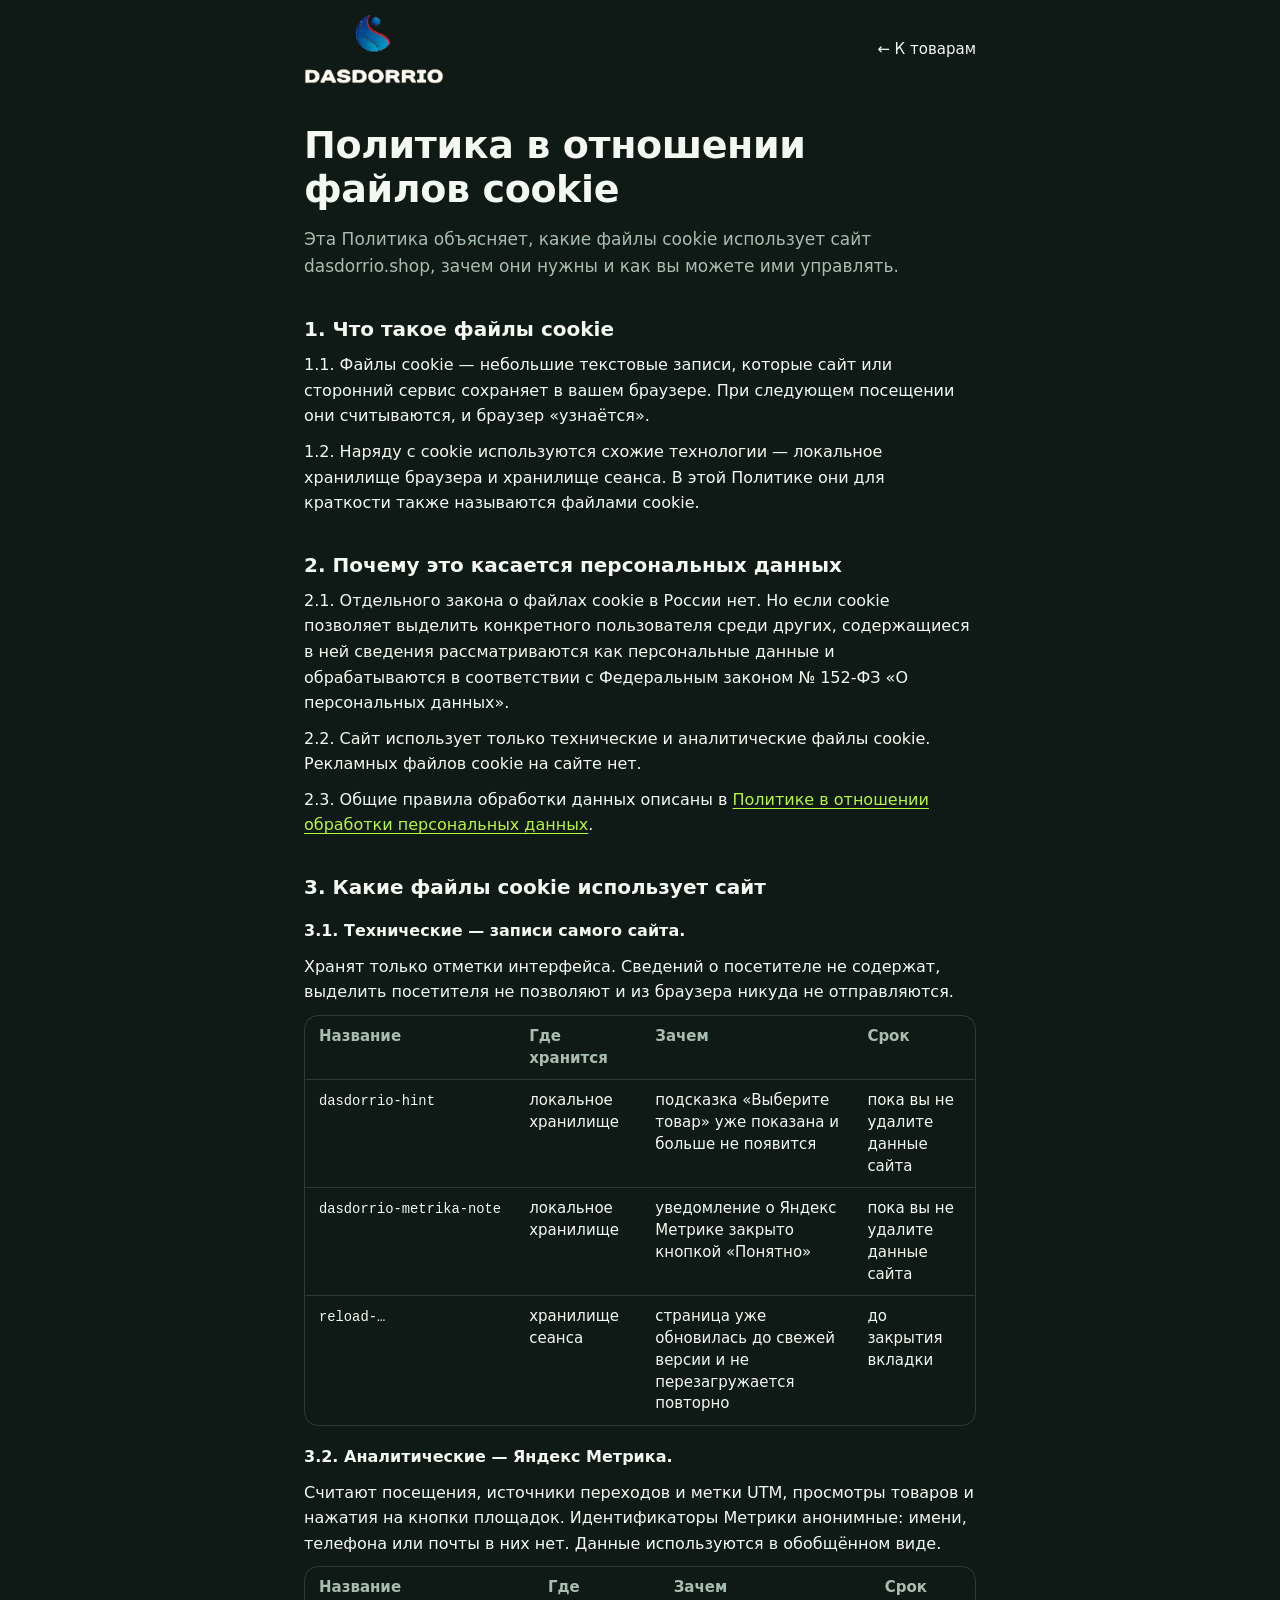
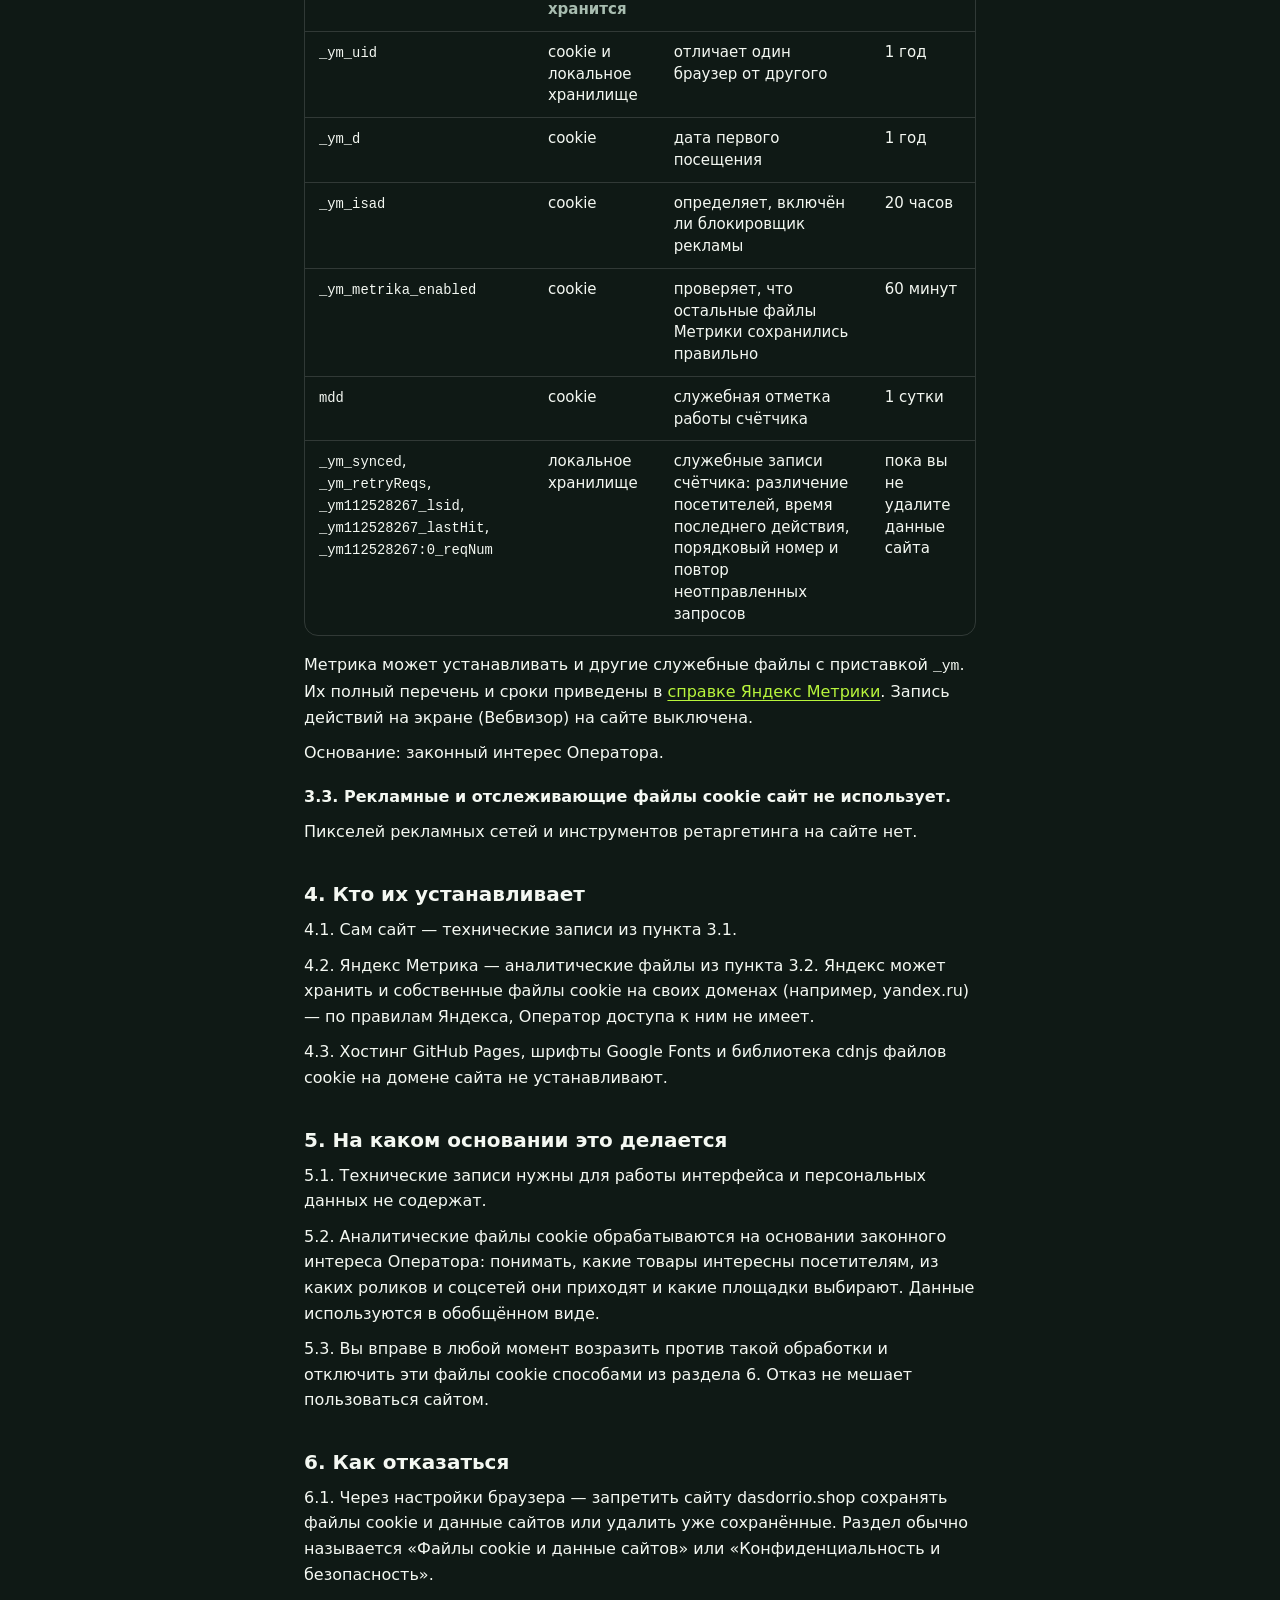
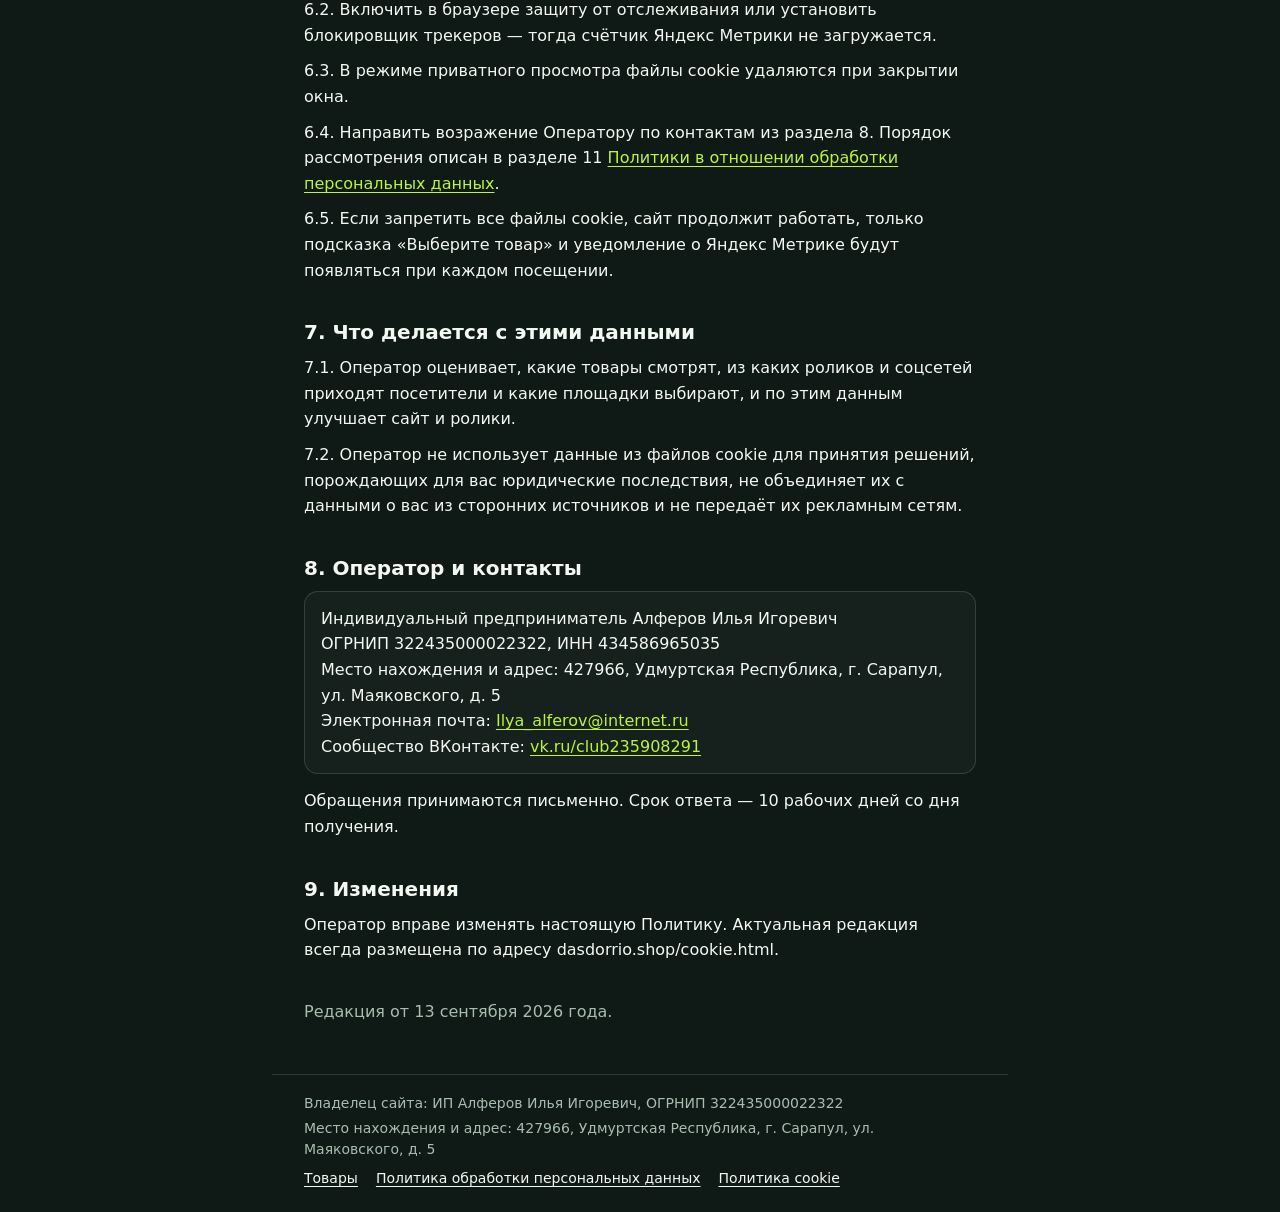
<file: cookie.html>
<!doctype html>
<html lang="ru">
<head>
<meta charset="utf-8">
<meta name="viewport" content="width=device-width, initial-scale=1, viewport-fit=cover">
<title>Политика в отношении файлов cookie — Dasdorrio</title>
<meta name="description" content="Какие файлы cookie использует сайт dasdorrio.shop, зачем они нужны и как от них отказаться.">
<meta name="theme-color" content="#0F1915">
<link rel="icon" href="data:image/svg+xml,%3Csvg xmlns='http://www.w3.org/2000/svg' viewBox='0 0 32 32'%3E%3Crect width='32' height='32' rx='9' fill='%230B5FA8'/%3E%3Cpath d='M20 6c-6 2-11 8-9 15 1 3 4 5 8 5-4-3-5-8-2-12 1-2 4-4 8-4-1-2-3-4-5-4z' fill='%23fff'/%3E%3Ccircle cx='22' cy='9' r='2.6' fill='%23E5273A'/%3E%3C/svg%3E">
<link rel="stylesheet" href="legal.css">
</head>
<body>
<header class="doc-top">
  <a class="logo" href="./" aria-label="Dasdorrio — к товарам"><img src="logo/dasdorrio-light.webp" width="340" height="171" alt="Dasdorrio"></a>
  <a class="back" href="./">← К товарам</a>
</header>

<main class="doc">
<h1>Политика в отношении файлов cookie</h1>
<p class="lead">Эта Политика объясняет, какие файлы cookie использует сайт dasdorrio.shop, зачем они нужны и как вы можете ими управлять.</p>

<h2>1. Что такое файлы cookie</h2>
<p>1.1. Файлы cookie — небольшие текстовые записи, которые сайт или сторонний сервис сохраняет в вашем браузере. При следующем посещении они считываются, и браузер «узнаётся».</p>
<p>1.2. Наряду с cookie используются схожие технологии — локальное хранилище браузера и хранилище сеанса. В этой Политике они для краткости также называются файлами cookie.</p>

<h2>2. Почему это касается персональных данных</h2>
<p>2.1. Отдельного закона о файлах cookie в России нет. Но если cookie позволяет выделить конкретного пользователя среди других, содержащиеся в ней сведения рассматриваются как персональные данные и обрабатываются в соответствии с Федеральным законом № 152-ФЗ «О персональных данных».</p>
<p>2.2. Сайт использует только технические и аналитические файлы cookie. Рекламных файлов cookie на сайте нет.</p>
<p>2.3. Общие правила обработки данных описаны в <a href="policy.html">Политике в отношении обработки персональных данных</a>.</p>

<h2>3. Какие файлы cookie использует сайт</h2>
<p class="item">3.1. Технические — записи самого сайта.</p>
<p>Хранят только отметки интерфейса. Сведений о посетителе не содержат, выделить посетителя не позволяют и из браузера никуда не отправляются.</p>
<div class="table-wrap">
<table>
  <thead><tr><th>Название</th><th>Где хранится</th><th>Зачем</th><th>Срок</th></tr></thead>
  <tbody>
    <tr><td><code>dasdorrio-hint</code></td><td>локальное хранилище</td><td>подсказка «Выберите товар» уже показана и больше не появится</td><td>пока вы не удалите данные сайта</td></tr>
    <tr><td><code>dasdorrio-metrika-note</code></td><td>локальное хранилище</td><td>уведомление о Яндекс Метрике закрыто кнопкой «Понятно»</td><td>пока вы не удалите данные сайта</td></tr>
    <tr><td><code>reload-…</code></td><td>хранилище сеанса</td><td>страница уже обновилась до свежей версии и не перезагружается повторно</td><td>до закрытия вкладки</td></tr>
  </tbody>
</table>
</div>

<p class="item">3.2. Аналитические — Яндекс Метрика.</p>
<p>Считают посещения, источники переходов и метки UTM, просмотры товаров и нажатия на кнопки площадок. Идентификаторы Метрики анонимные: имени, телефона или почты в них нет. Данные используются в обобщённом виде.</p>
<div class="table-wrap">
<table>
  <thead><tr><th>Название</th><th>Где хранится</th><th>Зачем</th><th>Срок</th></tr></thead>
  <tbody>
    <tr><td><code>_ym_uid</code></td><td>cookie и локальное хранилище</td><td>отличает один браузер от другого</td><td>1 год</td></tr>
    <tr><td><code>_ym_d</code></td><td>cookie</td><td>дата первого посещения</td><td>1 год</td></tr>
    <tr><td><code>_ym_isad</code></td><td>cookie</td><td>определяет, включён ли блокировщик рекламы</td><td>20 часов</td></tr>
    <tr><td><code>_ym_metrika_enabled</code></td><td>cookie</td><td>проверяет, что остальные файлы Метрики сохранились правильно</td><td>60 минут</td></tr>
    <tr><td><code>mdd</code></td><td>cookie</td><td>служебная отметка работы счётчика</td><td>1 сутки</td></tr>
    <tr><td><code>_ym_synced</code>, <code>_ym_retryReqs</code>, <code>_ym112528267_lsid</code>, <code>_ym112528267_lastHit</code>, <code>_ym112528267:0_reqNum</code></td><td>локальное хранилище</td><td>служебные записи счётчика: различение посетителей, время последнего действия, порядковый номер и повтор неотправленных запросов</td><td>пока вы не удалите данные сайта</td></tr>
  </tbody>
</table>
</div>
<p>Метрика может устанавливать и другие служебные файлы с приставкой <code>_ym</code>. Их полный перечень и сроки приведены в <a href="https://yandex.ru/support/metrica/general/cookie-usage.html" rel="noopener">справке Яндекс Метрики</a>. Запись действий на экране (Вебвизор) на сайте выключена.</p>
<p>Основание: законный интерес Оператора.</p>

<p class="item">3.3. Рекламные и отслеживающие файлы cookie сайт не использует.</p>
<p>Пикселей рекламных сетей и инструментов ретаргетинга на сайте нет.</p>

<h2>4. Кто их устанавливает</h2>
<p>4.1. Сам сайт — технические записи из пункта 3.1.</p>
<p>4.2. Яндекс Метрика — аналитические файлы из пункта 3.2. Яндекс может хранить и собственные файлы cookie на своих доменах (например, yandex.ru) — по правилам Яндекса, Оператор доступа к ним не имеет.</p>
<p>4.3. Хостинг GitHub Pages, шрифты Google Fonts и библиотека cdnjs файлов cookie на домене сайта не устанавливают.</p>

<h2>5. На каком основании это делается</h2>
<p>5.1. Технические записи нужны для работы интерфейса и персональных данных не содержат.</p>
<p>5.2. Аналитические файлы cookie обрабатываются на основании законного интереса Оператора: понимать, какие товары интересны посетителям, из каких роликов и соцсетей они приходят и какие площадки выбирают. Данные используются в обобщённом виде.</p>
<p>5.3. Вы вправе в любой момент возразить против такой обработки и отключить эти файлы cookie способами из раздела 6. Отказ не мешает пользоваться сайтом.</p>

<h2>6. Как отказаться</h2>
<p>6.1. Через настройки браузера — запретить сайту dasdorrio.shop сохранять файлы cookie и данные сайтов или удалить уже сохранённые. Раздел обычно называется «Файлы cookie и данные сайтов» или «Конфиденциальность и безопасность».</p>
<p>6.2. Включить в браузере защиту от отслеживания или установить блокировщик трекеров — тогда счётчик Яндекс Метрики не загружается.</p>
<p>6.3. В режиме приватного просмотра файлы cookie удаляются при закрытии окна.</p>
<p>6.4. Направить возражение Оператору по контактам из раздела 8. Порядок рассмотрения описан в разделе 11 <a href="policy.html">Политики в отношении обработки персональных данных</a>.</p>
<p>6.5. Если запретить все файлы cookie, сайт продолжит работать, только подсказка «Выберите товар» и уведомление о Яндекс Метрике будут появляться при каждом посещении.</p>

<h2>7. Что делается с этими данными</h2>
<p>7.1. Оператор оценивает, какие товары смотрят, из каких роликов и соцсетей приходят посетители и какие площадки выбирают, и по этим данным улучшает сайт и ролики.</p>
<p>7.2. Оператор не использует данные из файлов cookie для принятия решений, порождающих для вас юридические последствия, не объединяет их с данными о вас из сторонних источников и не передаёт их рекламным сетям.</p>

<h2>8. Оператор и контакты</h2>
<address>
Индивидуальный предприниматель Алферов Илья Игоревич<br>
ОГРНИП 322435000022322, ИНН 434586965035<br>
Место нахождения и адрес: 427966, Удмуртская Республика, г. Сарапул, ул. Маяковского, д. 5<br>
Электронная почта: <a href="mailto:Ilya_alferov@internet.ru">Ilya_alferov@internet.ru</a><br>
Сообщество ВКонтакте: <a href="https://vk.ru/club235908291" rel="noopener">vk.ru/club235908291</a>
</address>
<p>Обращения принимаются письменно. Срок ответа — 10 рабочих дней со дня получения.</p>

<h2>9. Изменения</h2>
<p>Оператор вправе изменять настоящую Политику. Актуальная редакция всегда размещена по адресу dasdorrio.shop/cookie.html.</p>

<p class="edition">Редакция от 13 сентября 2026 года.</p>
</main>

<footer class="doc-foot">
  <p>Владелец сайта: ИП Алферов Илья Игоревич, ОГРНИП 322435000022322</p>
  <p>Место нахождения и адрес: 427966, Удмуртская Республика, г. Сарапул, ул. Маяковского, д. 5</p>
  <nav aria-label="Документы">
    <a href="./">Товары</a>
    <a href="policy.html">Политика обработки персональных данных</a>
    <a href="cookie.html" aria-current="page">Политика cookie</a>
  </nav>
</footer>
</body>
</html>
</file>
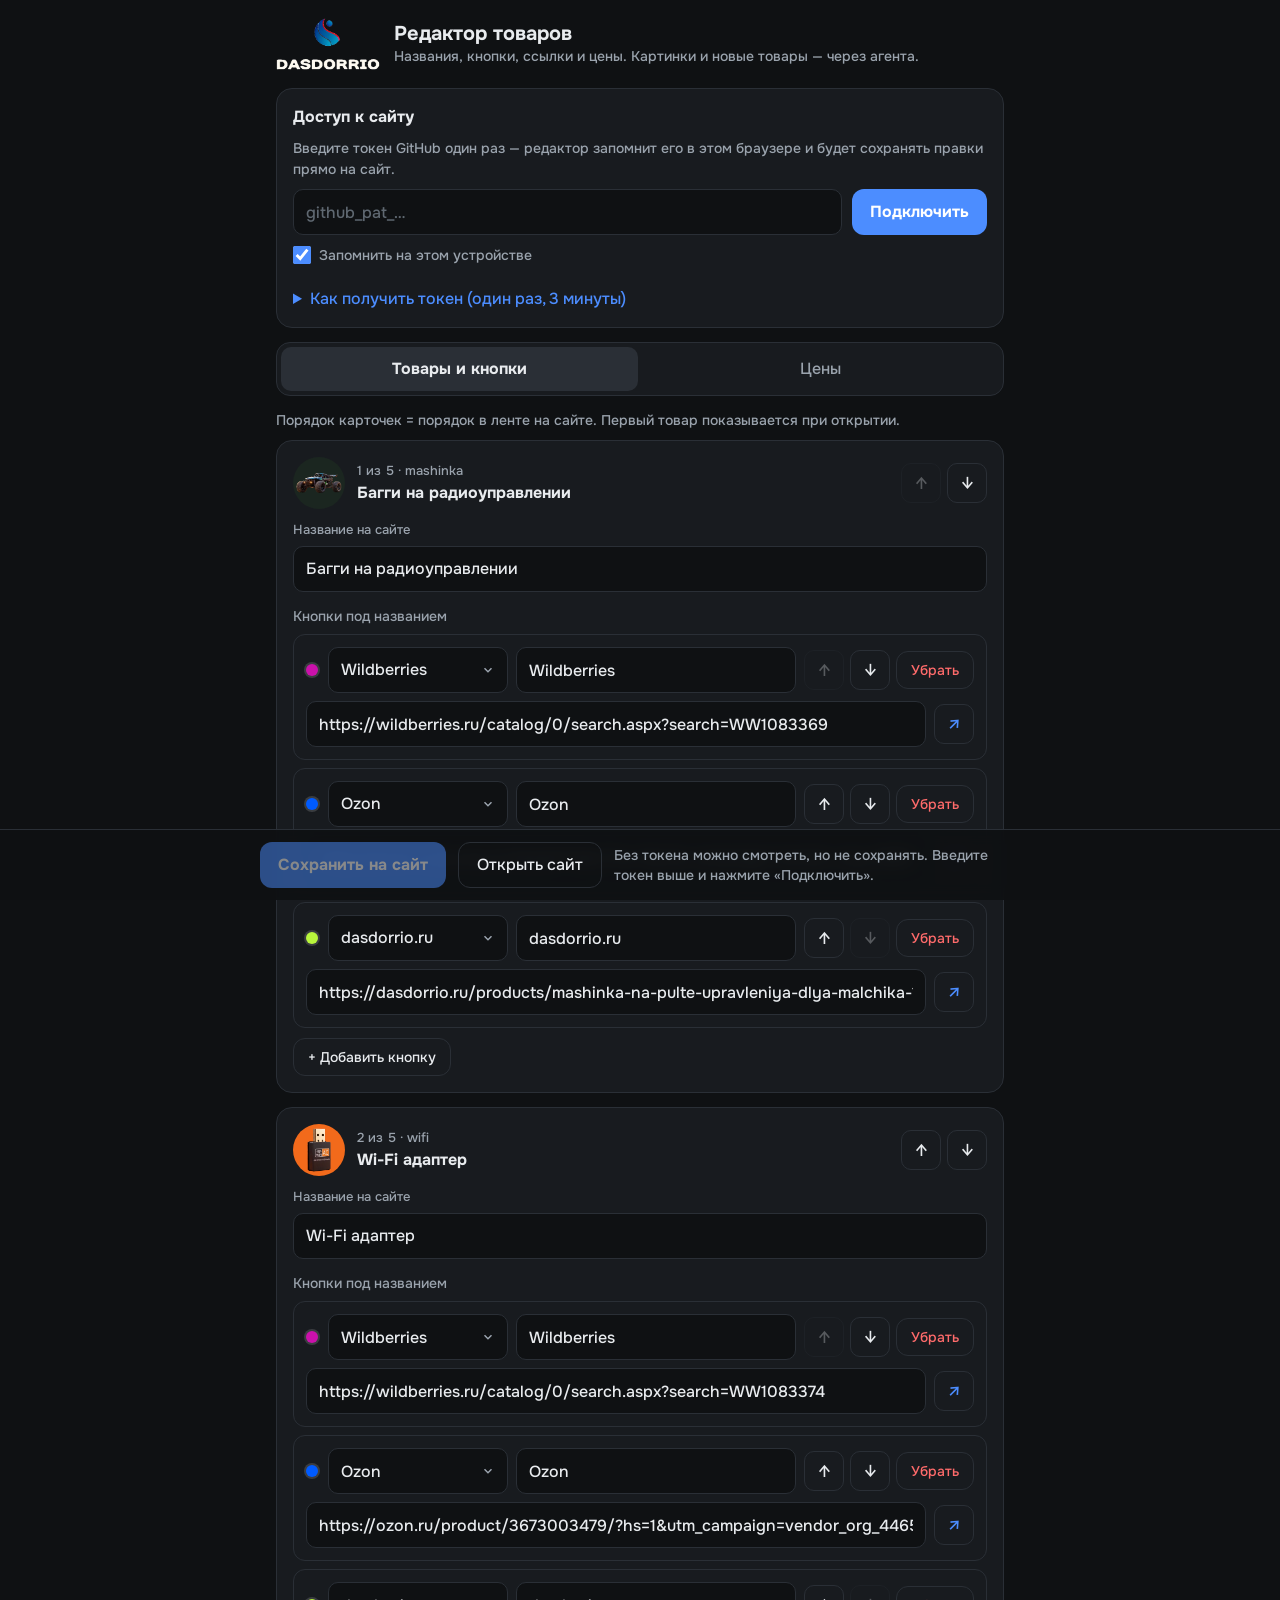
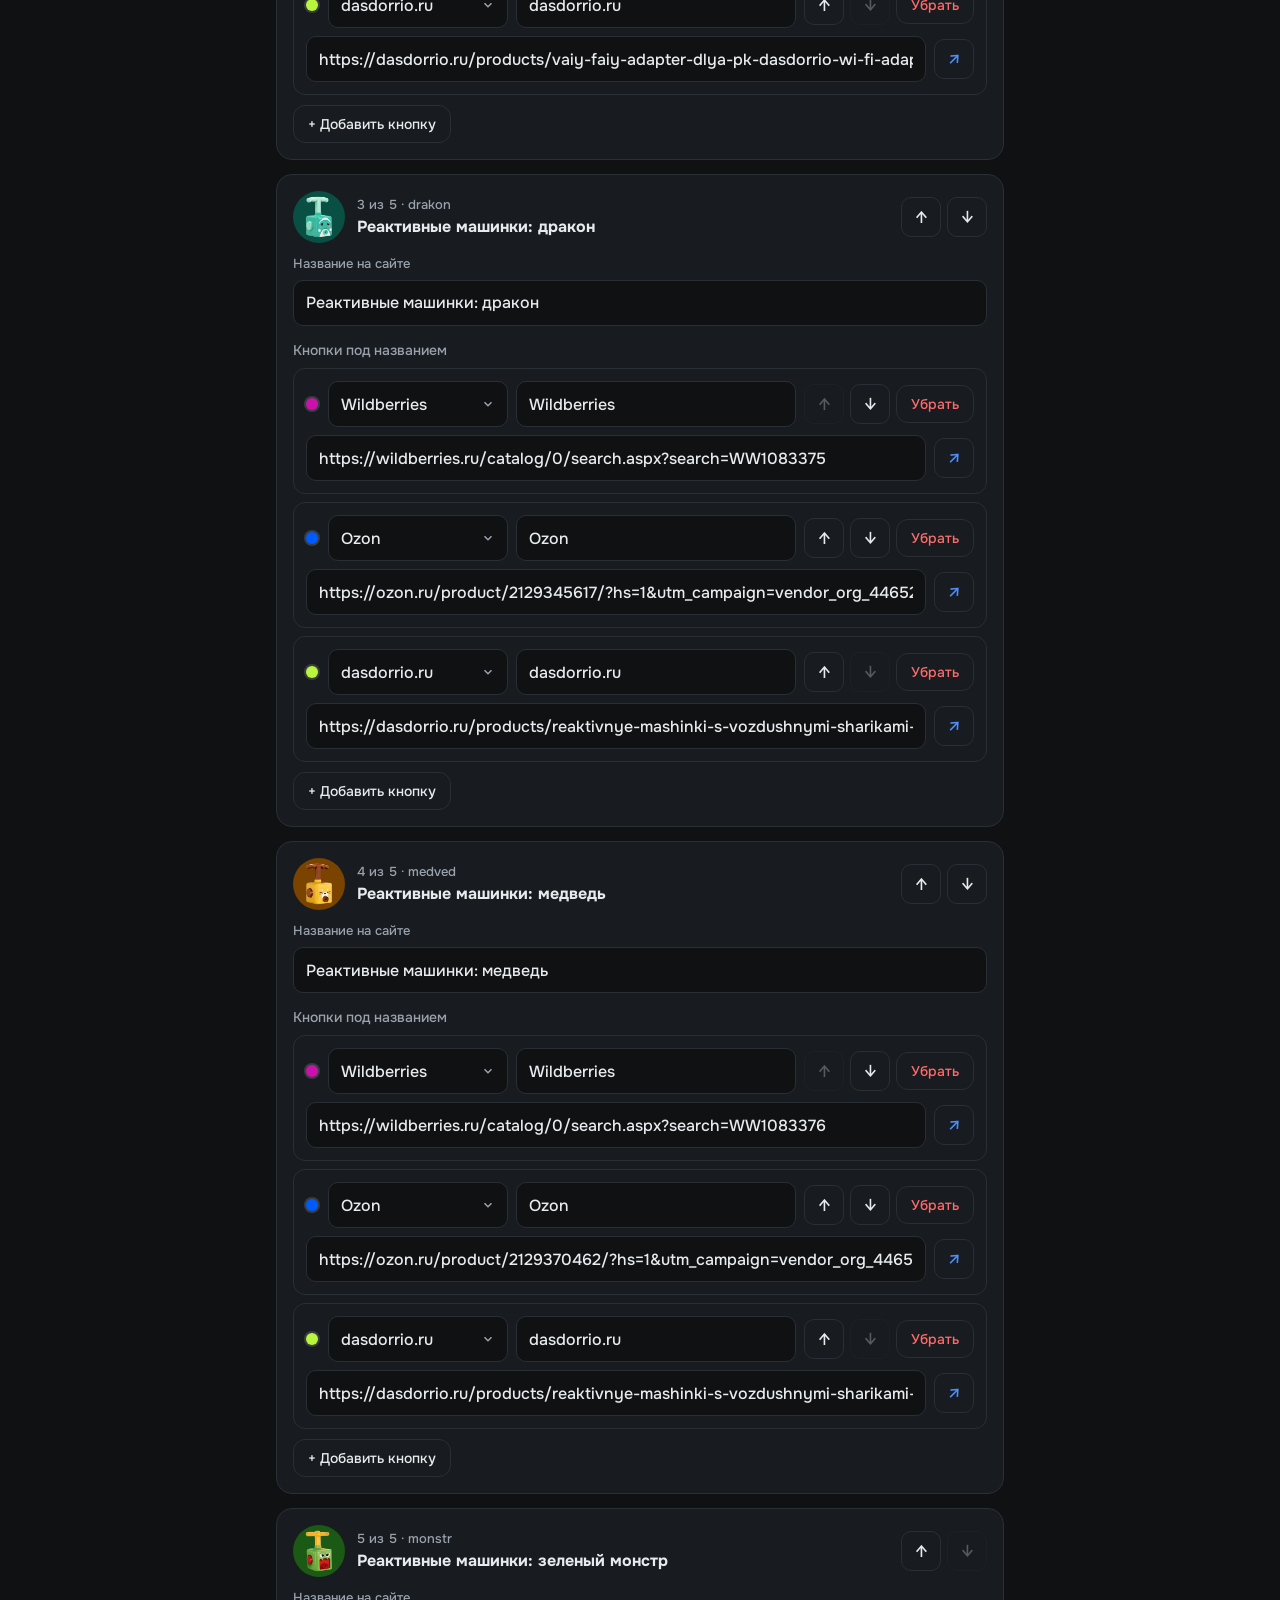
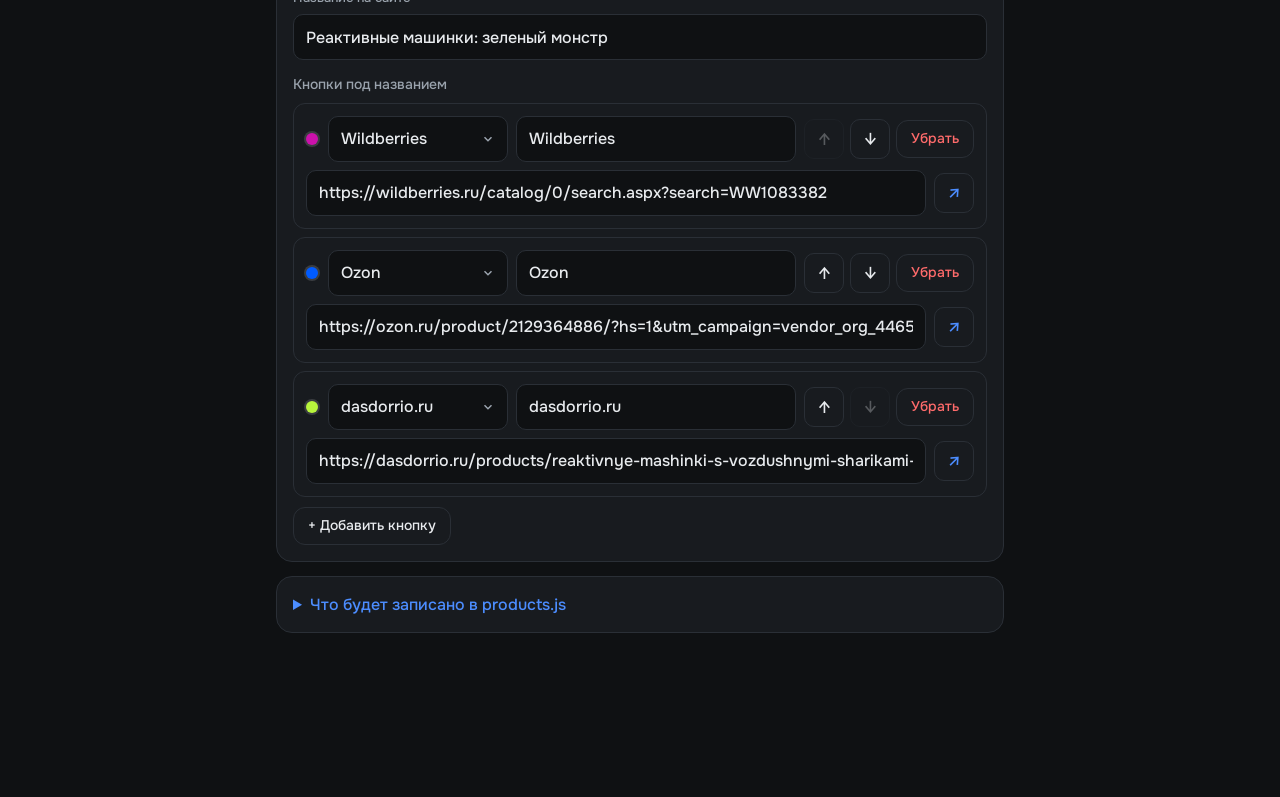
<file: edit.html>
<!doctype html>
<html lang="ru">
<head>
<meta charset="utf-8">
<meta name="viewport" content="width=device-width, initial-scale=1, viewport-fit=cover">
<meta name="robots" content="noindex, nofollow">
<meta name="theme-color" content="#0f1113">
<title>Редактор товаров — Dasdorrio</title>
<link rel="icon" href="data:image/svg+xml,%3Csvg xmlns='http://www.w3.org/2000/svg' viewBox='0 0 32 32'%3E%3Crect width='32' height='32' rx='9' fill='%230B5FA8'/%3E%3Cpath d='M20 6c-6 2-11 8-9 15 1 3 4 5 8 5-4-3-5-8-2-12 1-2 4-4 8-4-1-2-3-4-5-4z' fill='%23fff'/%3E%3Ccircle cx='22' cy='9' r='2.6' fill='%23E5273A'/%3E%3C/svg%3E">
<link rel="preconnect" href="https://fonts.googleapis.com">
<link rel="preconnect" href="https://fonts.gstatic.com" crossorigin>
<link rel="stylesheet" href="https://fonts.googleapis.com/css2?family=Onest:wght@500;700&display=swap">
<style>
  :root{
    --bg:#0f1113; --card:#181b1f; --line:#2a2f36; --fg:#e8ebee; --muted:#9aa3ad;
    --accent:#4c8dff; --ok:#3ddc84; --bad:#ff6b6b;
    --wb:#CB11AB; --ozon:#005BFF; --market:#FFCC00; --shop:#B8F53C; --other:#ffffff;
  }
  *{box-sizing:border-box}
  html{background:var(--bg)}
  body{
    margin:0; background:var(--bg); color:var(--fg);
    font:500 16px/1.45 "Onest", system-ui, -apple-system, "Segoe UI", Roboto, sans-serif;
    -webkit-font-smoothing:antialiased;
  }
  a{color:var(--accent)}
  .wrap{max-width:760px; margin:0 auto; padding:18px 16px calc(150px + env(safe-area-inset-bottom))}
  .top{display:flex; align-items:center; gap:14px; margin-bottom:18px}
  .top img{width:104px; height:auto; display:block}
  h1{font-size:20px; margin:0; line-height:1.2}
  h2{font-size:16px; margin:0 0 10px}
  .muted{color:var(--muted); font-size:14px}
  .panel{background:var(--card); border:1px solid var(--line); border-radius:16px; padding:16px; margin-bottom:14px}
  .row{display:flex; gap:10px; align-items:center; flex-wrap:wrap}
  .row > input{flex:1 1 220px}
  input, select{
    width:100%; height:46px; padding:0 12px; border-radius:10px; border:1px solid var(--line);
    background:#0f1113; color:var(--fg); font:inherit; outline:none;
  }
  input:focus, select:focus{border-color:var(--accent); box-shadow:0 0 0 3px rgba(76,141,255,.25)}
  input::placeholder{color:#5f6871}
  select{appearance:none; -webkit-appearance:none; padding-right:34px;
    background-image:url("data:image/svg+xml,%3Csvg xmlns='http://www.w3.org/2000/svg' width='14' height='14' viewBox='0 0 24 24' fill='none' stroke='%239aa3ad' stroke-width='2.5'%3E%3Cpath d='M6 9l6 6 6-6'/%3E%3C/svg%3E");
    background-repeat:no-repeat; background-position:right 12px center}
  .field{display:block; margin:12px 0 0}
  .field > span{display:block; font-size:13px; color:var(--muted); margin-bottom:6px}
  .check{display:flex; align-items:center; gap:8px; margin-top:10px; font-size:14px; color:var(--muted)}
  .check input{width:18px; height:18px; margin:0; accent-color:var(--accent)}
  .btn{
    height:46px; padding:0 18px; border-radius:12px; border:0; background:var(--accent); color:#fff;
    font:inherit; font-weight:700; cursor:pointer; white-space:nowrap;
  }
  .btn:disabled{opacity:.5; cursor:default}
  .btn--ghost{background:transparent; border:1px solid var(--line); color:var(--fg); font-weight:500}
  .btn--small{height:38px; padding:0 14px; font-size:14px}
  .btn--danger{color:var(--bad)}
  .ib{width:40px; height:40px; border-radius:10px; border:1px solid var(--line); background:transparent; color:var(--fg); font:inherit; font-size:18px; cursor:pointer; flex:none}
  .ib:disabled{opacity:.3; cursor:default}
  details summary{cursor:pointer; color:var(--accent); font-weight:500; margin-top:12px}
  details ol{padding-left:20px; color:var(--muted); font-size:14px}
  details li{margin:6px 0}
  .warn{color:var(--muted); font-size:13px; margin:10px 0 0}

  .card{position:relative}
  .card__head{display:flex; align-items:center; gap:12px}
  .card__pic{width:52px; height:52px; border-radius:50%; background:var(--c, #333); flex:none; overflow:hidden}
  .card__pic img{width:100%; height:100%; object-fit:cover; display:block}
  .card__title{flex:1; min-width:0}
  .card__key{font-size:13px; color:var(--muted)}
  .card__order{display:flex; gap:6px}
  .links{margin-top:14px}
  .links h3{font-size:14px; color:var(--muted); font-weight:500; margin:0 0 4px}
  .link{
    display:grid; gap:8px; align-items:center; padding:12px; margin-top:8px;
    border:1px solid var(--line); border-radius:12px;
    grid-template-columns:14px 1fr 1fr; grid-template-areas:"coin kind name" "addr addr addr" "ctl ctl ctl";
  }
  .link .coin{grid-area:coin; width:12px; height:12px; border-radius:50%; background:var(--c); box-shadow:0 0 0 2px rgba(255,255,255,.15)}
  .link select{grid-area:kind}
  .link .name{grid-area:name}
  .link .addr{grid-area:addr; display:flex; gap:8px; align-items:center}
  .link .addr input{flex:1}
  .open{display:grid; place-items:center; width:40px; height:40px; border-radius:10px; border:1px solid var(--line); text-decoration:none; font-size:18px; flex:none}
  .open:not([href]){opacity:.3; pointer-events:none}
  .link .ctl{grid-area:ctl; display:flex; gap:6px; align-items:center}
  .link .ctl .spacer{flex:1}
  .add{margin-top:10px}
  .pf{display:flex; flex-wrap:wrap; gap:8px; align-items:center}
  .pf input{flex:1 1 200px; min-width:0}
  .pnote{font-size:13px; color:var(--muted); margin-top:6px}
  .pnote:empty{display:none}
  .pnote.ok{color:var(--ok)}
  .pnote.bad{color:var(--bad)}
  .grid2{display:grid; gap:0 10px}
  .oz .grid2{align-items:end}
  /* предпросмотр кнопки Ozon — как таблетка на сайте: название и вторая строка */
  .ozprev{display:flex; flex-wrap:wrap; align-items:center; gap:8px 12px; margin-top:10px}
  .opill{display:inline-flex; align-items:center; gap:10px; height:52px; padding:0 20px 0 14px; border-radius:999px; border:1px solid rgba(255,255,255,.18); background:rgba(255,255,255,.05); white-space:nowrap; line-height:1.2}
  .opill .coin{width:12px; height:12px; border-radius:50%; flex:none; background:var(--ozon); box-shadow:0 0 0 2px rgba(255,255,255,.18)}
  .oprice{display:block; font-size:14px; line-height:1.15; font-variant-numeric:tabular-nums}
  .oprice--muted{color:var(--muted)}
  .ozcap{font-size:13px; color:var(--muted)}
  .ozcap.bad{color:var(--bad)}
  .ozcap--line{flex-basis:100%}   /* «нет остатков в магазине» — отдельной строкой под кнопкой */
  .tabs{display:flex; gap:4px; padding:4px; margin:0 0 14px; background:var(--card); border:1px solid var(--line); border-radius:14px}
  .tab{flex:1; height:44px; border:0; border-radius:10px; background:transparent; color:var(--muted); font:inherit; cursor:pointer}
  .tab[aria-selected="true"]{background:var(--line); color:var(--fg); font-weight:700}
  .hours{display:grid; grid-template-columns:repeat(6, 1fr); gap:6px; margin-top:12px}
  .hour{height:44px; border-radius:10px; border:1px solid var(--line); background:transparent; color:var(--muted); font:inherit; font-variant-numeric:tabular-nums; cursor:pointer}
  .hour[aria-pressed="true"]{background:rgba(76,141,255,.22); border-color:var(--accent); color:#fff; font-weight:700}
  .tab:focus-visible, .hour:focus-visible{outline:2px solid var(--accent); outline-offset:2px}

  .bar{
    position:fixed; left:0; right:0; bottom:0; z-index:5;
    background:rgba(15,17,19,.92); -webkit-backdrop-filter:blur(8px); backdrop-filter:blur(8px);
    border-top:1px solid var(--line); padding:12px 16px calc(12px + env(safe-area-inset-bottom));
  }
  .bar__in{max-width:760px; margin:0 auto; display:flex; gap:12px; align-items:center; flex-wrap:wrap}
  .status{flex:1 1 240px; font-size:14px; color:var(--muted); min-height:20px}
  .status.ok{color:var(--ok)}
  .status.bad{color:var(--bad)}
  pre{white-space:pre-wrap; word-break:break-word; font-size:12px; color:var(--muted); background:#0f1113; border:1px solid var(--line); border-radius:10px; padding:12px; max-height:50vh; overflow:auto}
  [hidden]{display:none !important}
  [inert]{opacity:.6}
  @media (min-width:600px){
    .link{grid-template-columns:14px 180px 1fr auto; grid-template-areas:"coin kind name ctl" "addr addr addr addr"}
    .link .ctl{justify-content:flex-end}
    .link .ctl .spacer{display:none}
    .grid2{grid-template-columns:1fr 1fr}
    .hours{grid-template-columns:repeat(12, 1fr)}
  }
</style>
</head>
<body>
<div class="wrap">
  <header class="top">
    <img src="logo/dasdorrio-light.webp" width="340" height="171" alt="Dasdorrio">
    <div>
      <h1>Редактор товаров</h1>
      <div class="muted">Названия, кнопки, ссылки и цены. Картинки и новые товары — через агента.</div>
    </div>
  </header>

  <section class="panel" id="access">
    <h2>Доступ к сайту</h2>
    <p class="muted" style="margin:0 0 10px">Введите токен GitHub один раз — редактор запомнит его в этом браузере и будет сохранять правки прямо на сайт.</p>
    <div class="row">
      <input id="token" type="password" placeholder="github_pat_…" autocomplete="off" spellcheck="false" aria-label="Токен GitHub">
      <button class="btn" id="connect" type="button">Подключить</button>
    </div>
    <label class="check"><input type="checkbox" id="remember" checked> Запомнить на этом устройстве</label>
    <div class="row" style="margin-top:10px">
      <button class="btn btn--ghost btn--small" id="forget" type="button" hidden>Забыть токен</button>
    </div>
    <details id="howto">
      <summary>Как получить токен (один раз, 3 минуты)</summary>
      <ol>
        <li>Откройте <a href="https://github.com/settings/personal-access-tokens/new" target="_blank" rel="noopener">github.com/settings/personal-access-tokens/new</a> (это Settings → Developer settings → Personal access tokens → Fine-grained tokens → Generate new token).</li>
        <li>Token name — любое, например «редактор сайта». Expiration — Custom, дата через год. Когда срок выйдет, создайте новый так же.</li>
        <li>Repository access → <b>Only select repositories</b> → выберите <b>dasdorrio</b>.</li>
        <li>Permissions → Repository permissions → <b>Contents</b> → <b>Read and write</b>.</li>
        <li>Необязательно: для кнопки «Обновить цены сейчас» там же <b>Actions</b> → <b>Read and write</b>. Больше ничего не включайте.</li>
        <li>Generate token → скопируйте строку <code>github_pat_…</code> (показывается один раз) → вставьте сюда → «Подключить».</li>
      </ol>
      <p class="warn">Токен даёт право менять файлы этого репозитория — никому его не пересылайте. Он хранится только в вашем браузере, в код сайта не попадает.</p>
      <p class="warn">Ключи Ozon (Client ID и Api-Key) в редактор не вводятся — они хранятся только в <a href="https://github.com/IlMon-dot/dasdorrio/settings/secrets/actions" target="_blank" rel="noopener">секретах GitHub</a>.</p>
    </details>
  </section>

  <div class="tabs" role="tablist" aria-label="Разделы редактора">
    <button class="tab" type="button" role="tab" id="tabLinks" data-tab="links" aria-controls="paneLinks" aria-selected="true">Товары и кнопки</button>
    <button class="tab" type="button" role="tab" id="tabPrices" data-tab="prices" aria-controls="panePrices" aria-selected="false" tabindex="-1">Цены</button>
  </div>

  <div id="paneLinks" role="tabpanel" aria-labelledby="tabLinks">
    <p class="muted" id="hint" style="margin:0 0 10px">Порядок карточек = порядок в ленте на сайте. Первый товар показывается при открытии.</p>
    <div id="list"></div>
  </div>

  <div id="panePrices" role="tabpanel" aria-labelledby="tabPrices" hidden>
    <section class="panel">
      <h2>Сервис цен</h2>
      <p class="muted" id="lastRun" style="margin:0">Загружаю цены…</p>
      <div class="row" style="margin-top:12px">
        <button class="btn btn--ghost" id="run" type="button">Обновить цены сейчас</button>
        <a class="muted" href="https://github.com/IlMon-dot/dasdorrio/actions/workflows/prices.yml" target="_blank" rel="noopener">Журнал запусков</a>
      </div>
      <p class="pnote" id="setNote" role="status" aria-live="polite"></p>
    </section>

    <section class="panel">
      <h2>Когда обновлять цены</h2>
      <p class="muted" style="margin:0">Часы по Москве, можно выбрать несколько. Записывается кнопкой «Сохранить на сайт».</p>
      <div class="hours" id="hours" role="group" aria-label="Часы обновления цен по Москве"></div>
      <p class="pnote" id="schedNote" aria-live="polite"></p>
    </section>

    <h2 style="margin:22px 0 4px">Цены у кнопок</h2>
    <p class="muted" style="margin:0 0 10px">Wildberries и dasdorrio.ru: вставьте ссылку со страницы товара в любом виде или только номер. Метки отбросятся — в products.js запишется только артикул или адрес. Пустое поле — у этой кнопки цены не будет. Ozon: выберите, что показать у кнопки; цену с Ozon Картой впишите сами — сама она не обновляется.</p>
    <div id="plist"></div>

    <section class="panel" id="setPanel">
      <h2>Показ цен</h2>
      <p class="muted" style="margin:0">Настройки записываются общей кнопкой «Сохранить на сайт» и применяются при следующем обновлении цен.</p>
      <label class="check"><input type="checkbox" id="showWb"> Показывать цену Wildberries</label>
      <label class="check"><input type="checkbox" id="showShop"> Показывать цену dasdorrio.ru</label>
    </section>
  </div>

  <details class="panel">
    <summary style="margin:0">Что будет записано в products.js</summary>
    <pre id="preview" style="margin-top:12px"></pre>
  </details>
</div>

<div class="bar">
  <div class="bar__in">
    <button class="btn" id="save" type="button">Сохранить на сайт</button>
    <a class="btn btn--ghost" id="site" href="https://dasdorrio.shop/" target="_blank" rel="noopener" style="display:inline-grid; place-items:center; text-decoration:none">Открыть сайт</a>
    <div class="status" id="status" role="status" aria-live="polite">Загружаю…</div>
  </div>
</div>

<script>
(function () {
  'use strict';
  var REPO = 'IlMon-dot/dasdorrio', FILE = 'products.js', SETTINGS = 'prices-settings.json', BRANCH = 'main';
  var API = 'https://api.github.com/repos/' + REPO;
  var KINDS = [['wb', 'Wildberries'], ['ozon', 'Ozon'], ['market', 'Яндекс Маркет'], ['shop', 'dasdorrio.ru'], ['other', 'Другая']];
  var KIND_NAME = {}; KINDS.forEach(function (k) { KIND_NAME[k[0]] = k[1]; });
  var DEFAULT_NAMES = KINDS.map(function (k) { return k[1]; }).concat(['Ссылка']);
  var STORE = 'dasdorrio-editor-token', TAB_STORE = 'dasdorrio-editor-tab';
  /* площадки с ценой из prices.js: ключ в «площадки», подпись поля, подсказка. SKU Ozon в форме нет:
     цену Ozon владелец вписывает сам (поле ценаOzon), а «площадки.ozon» из файла не трогаем */
  var PLACES = [['wb', 'Ссылка на Wildberries', 'https://www.wildberries.ru/catalog/…'], ['shop', 'Ссылка на dasdorrio.ru', 'https://dasdorrio.ru/products/…']];
  /* ценаOzon: что показать второй строкой у кнопки Ozon; поля нет — «цена на площадке» */
  var OZON = [['цена', 'Цена'], ['нет в наличии', 'Нет в наличии'], ['цена на площадке', 'Цена на площадке'], ['скрыть', 'Не показывать']];
  /* prices-settings.json: поля, которые правит редактор, и их значения, если в файле их нет; ozon не правим — Ozon скрипт не запрашивает */
  var SET_DEFAULT = { wb: { показывать: true }, shop: { показывать: true }, расписание: { часыМСК: [6] } };

  var $ = function (id) { return document.getElementById(id); };
  var el = { token: $('token'), connect: $('connect'), remember: $('remember'), forget: $('forget'), list: $('list'), plist: $('plist'),
             save: $('save'), status: $('status'), preview: $('preview'),
             setPanel: $('setPanel'), showWb: $('showWb'), showShop: $('showShop'),
             run: $('run'), setNote: $('setNote'),
             tabs: document.querySelectorAll('.tab'), paneLinks: $('paneLinks'), panePrices: $('panePrices'), hours: $('hours'), schedNote: $('schedNote'), lastRun: $('lastRun') };
  var state = { token: '', header: '', eol: '\n', sha: null, items: [], source: '', dirty: false, online: false, saving: false,
                basePlaces: {},                    // «площадки» по ключу товара, как в загруженном файле
                baseOzon: {},                      // ценаOzon по ключу товара (JSON), как в загруженном файле

                set: null, setBase: null,          // настройки цен: то, что в форме, и то, что было загружено
                prices: undefined, pricesMsg: '' };   // ЦЕНЫ из prices.js с сайта; null — файла нет или не прочитан

  /* ---------- утилиты ---------- */
  function esc(s) { return String(s == null ? '' : s).replace(/[&<>"']/g, function (c) { return { '&': '&amp;', '<': '&lt;', '>': '&gt;', '"': '&quot;', "'": '&#39;' }[c]; }); }
  function b64encode(str) { var bytes = new TextEncoder().encode(str), bin = ''; for (var i = 0; i < bytes.length; i++) bin += String.fromCharCode(bytes[i]); return btoa(bin); }
  function b64decode(b64) { var bin = atob(String(b64).replace(/\s/g, '')), bytes = new Uint8Array(bin.length); for (var i = 0; i < bin.length; i++) bytes[i] = bin.charCodeAt(i); return new TextDecoder().decode(bytes); }
  function status(text, kind) { el.status.textContent = text; el.status.className = 'status' + (kind ? ' ' + kind : ''); }
  function headers(json) { var h = { Authorization: 'Bearer ' + state.token, Accept: 'application/vnd.github+json', 'X-GitHub-Api-Version': '2022-11-28' }; if (json) h['Content-Type'] = 'application/json'; return h; }
  function httpError(code) {
    var m = { 401: 'Токен не принят: проверьте, что он скопирован целиком и не истёк.',
              403: 'Нет прав: у токена должно быть право Contents → Read and write на репозиторий dasdorrio.',
              404: 'Репозиторий или файл не найден: проверьте, что токену выдан доступ к dasdorrio.' };
    return new Error(m[code] || ('GitHub ответил ошибкой ' + code + '.'));
  }
  function eolOf(src) { return String(src).indexOf('\r\n') >= 0 ? '\r\n' : '\n'; }
  function note(node, text, kind) { node.textContent = text; node.className = 'pnote' + (kind ? ' ' + kind : ''); }
  function money(n) { return Number(n).toLocaleString('ru-RU') + ' ₽'; }
  function msk(iso) { var d = new Date(iso); return isNaN(d) ? '?' : d.toLocaleString('ru-RU', { timeZone: 'Europe/Moscow', day: '2-digit', month: '2-digit', hour: '2-digit', minute: '2-digit' }).replace(',', '') + ' по Москве'; }

  /* ---------- разбор и сборка products.js ---------- */
  function parseProducts(src) {
    var items = new Function(src + '\n;return ТОВАРЫ;')();
    if (!Array.isArray(items)) throw new Error('в файле нет списка ТОВАРЫ');
    items.forEach(function (t) { if (!Array.isArray(t.ссылки)) t.ссылки = []; });
    return items;
  }
  function splitHeader(src) { var i = src.indexOf('const ТОВАРЫ'); return i < 0 ? '' : src.slice(0, i); }
  function q(s) { return "'" + String(s).replace(/\\/g, '\\\\').replace(/'/g, "\\'") + "'"; }
  function val(v) {
    if (typeof v === 'string') return q(v);
    if (typeof v === 'number' || typeof v === 'boolean') return String(v);
    if (v == null) return 'null';
    if (Array.isArray(v)) return '[' + v.map(val).join(', ') + ']';
    if (typeof v === 'object') return '{ ' + Object.keys(v).map(function (k) { return k + ': ' + val(v[k]); }).join(', ') + ' }';
    return 'null';
  }
  /* «площадки» пишутся одной строкой перед «ссылки»: wb, ozon, shop по порядку, пустые значения не пишем */
  function cleanPlaces(p) {
    var out = {}; p = p || {};
    ['wb', 'ozon', 'shop'].concat(Object.keys(p)).forEach(function (k) {
      var v = typeof p[k] === 'string' ? p[k].trim() : p[k];
      if (v != null && v !== '') out[k] = v;
    });
    return out;
  }
  function serialize(items, header, eol) {
    var L = ['const ТОВАРЫ = ['];
    items.forEach(function (t) {
      L.push('  {');
      Object.keys(t).forEach(function (k) {
        if (k === 'площадки' || k === 'ценаOzon') return;
        if (k === 'ссылки') {
          var pl = cleanPlaces(t.площадки);
          if (Object.keys(pl).length) L.push('    площадки: ' + val(pl) + ',');
          if (t.ценаOzon != null) L.push('    ценаOzon: ' + val(t.ценаOzon) + ',');   // одной строкой после «площадки»
          L.push('    ссылки: [');
          t.ссылки.forEach(function (l) { L.push('      ' + val({ вид: l.вид, имя: l.имя, адрес: l.адрес }) + ','); });
          L.push('    ],');
        } else {
          L.push('    ' + k + ': ' + val(t[k]) + ',');
        }
      });
      L.push('  },');
    });
    L.push('];');
    return (header.replace(/\r\n/g, '\n') + L.join('\n') + '\n').replace(/\n/g, eol);
  }
  function currentText() { return serialize(state.items, state.header, state.eol); }

  /* ---------- модель ---------- */
  function touch() {
    state.dirty = currentText() !== state.source;
    updateBar();
    if (el.preview.closest('details').open) el.preview.textContent = currentText();
  }
  function isDefaultName(n) { return !String(n || '').trim() || DEFAULT_NAMES.indexOf(String(n).trim()) >= 0; }
  function moveInArray(arr, i, d) { var j = i + d; if (j < 0 || j >= arr.length) return false; var x = arr[i]; arr[i] = arr[j]; arr[j] = x; return true; }
  /* родная ссылка на товар в любом виде (с метками, без https://) или просто номер → идентификатор для «площадки»:
     артикул WB или адрес на dasdorrio.ru без «?» и «#». Ответ { id } (пустой — поле пустое) или { error } */
  function parsePlace(p, raw) {
    var s = String(raw == null ? '' : raw).trim(), u, host, m;
    var bad = { wb: 'нужна ссылка на товар Wildberries (…/catalog/<артикул>/…) или артикул цифрами',
                shop: 'нужна ссылка на товар dasdorrio.ru/products/…' }[p];
    if (!s) return { id: '' };
    if (p === 'wb' && /^[1-9]\d*$/.test(s)) return { id: s };
    try { u = new URL(/^https?:\/\//i.test(s) ? s : 'https://' + s); } catch (e) { return { error: bad }; }
    host = u.hostname.toLowerCase().replace(/^www\./, '');
    if (p === 'wb' && /(^|\.)(wildberries|wb)\.ru$/.test(host)) m = u.pathname.match(/^\/catalog\/([1-9]\d*)(?:\/|$)/);
    if (p === 'shop' && host === 'dasdorrio.ru' && /^\/products\/[^\/]+\/?$/.test(u.pathname) && !/utm/i.test(u.pathname)) return { id: 'https://dasdorrio.ru' + u.pathname };
    return m ? { id: m[1] } : { error: bad };
  }
  /* чистая ссылка из идентификатора: без меток, её можно открывать — статистику не портит */
  function placeUrl(p, id) {
    return !id ? '' : p === 'wb' ? 'https://www.wildberries.ru/catalog/' + id + '/detail.aspx' : id;
  }
  /* что сейчас выбрано для кнопки Ozon; поля нет или значение незнакомое — «цена на площадке», как на сайте */
  function ozonMode(t) {
    var m = (t.ценаOzon || {}).показ;
    return OZON.some(function (o) { return o[0] === m; }) ? m : 'цена на площадке';
  }
  function ozonPriceOk(o) { return Number.isInteger(o.цена) && o.цена > 0 && o.цена < 1e7; }   // целые рубли, меньше 10 млн
  /* «площадки», записанные в файл мимо редактора ссылкой или с метками (скрипт цен такие отвергает), сразу сводим
     к идентификатору; ответ — было ли что сводить: тогда файл ждёт «Сохранить на сайт». Нераспознанное не трогаем */
  function cleanIds(items) {
    var changed = false;
    items.forEach(function (t) {
      PLACES.forEach(function (p) {
        var v = (t.площадки || {})[p[0]], r = parsePlace(p[0], v);
        if (r.id && String(v).trim() !== r.id) { t.площадки[p[0]] = r.id; changed = true; }
      });
    });
    return changed;
  }

  /* ---------- настройки цен (prices-settings.json) ---------- */
  function normSettings(raw) {
    var s = JSON.parse(JSON.stringify(raw && typeof raw === 'object' ? raw : {}));
    Object.keys(SET_DEFAULT).forEach(function (p) {
      if (!s[p] || typeof s[p] !== 'object') s[p] = {};
      Object.keys(SET_DEFAULT[p]).forEach(function (f) { if (s[p][f] == null) s[p][f] = SET_DEFAULT[p][f]; });
    });
    var h = cleanHours(s.расписание.часыМСК);
    s.расписание.часыМСК = h.length ? h : [6];   // нет часов — скрипт обновляет в 06:00
    return s;
  }
  /* часы обновления: целые 0–23 по порядку, без повторов */
  function cleanHours(list) {
    return (Array.isArray(list) ? list : []).filter(function (h, i, a) { return Number.isInteger(h) && h >= 0 && h <= 23 && a.indexOf(h) === i; })
      .sort(function (a, b) { return a - b; });
  }
  function hoursText(list) {   // [6, 12, 18] → «06:00, 12:00 и 18:00»
    var t = list.map(function (h) { return (h < 10 ? '0' : '') + h + ':00'; });
    return t.length > 1 ? t.slice(0, -1).join(', ') + ' и ' + t[t.length - 1] : t.join('');
  }
  function settingsDirty() { return !!state.set && JSON.stringify(state.set) !== JSON.stringify(state.setBase); }
  /* на свежий файл с GitHub кладём только поля, изменённые в форме, — остальное (например, настройку Ozon,
     которую агент прописал после открытия редактора) не затираем */
  function mergeSettings(server, base, mine) {
    Object.keys(SET_DEFAULT).forEach(function (p) {
      Object.keys(SET_DEFAULT[p]).forEach(function (f) {
        if (JSON.stringify(mine[p][f]) === JSON.stringify(base[p][f])) return;   // часы — одно поле, сравниваются целиком
        if (!server[p] || typeof server[p] !== 'object') server[p] = {};
        server[p][f] = mine[p][f];
      });
    });
    return server;
  }
  function settingsText(s, eol) {   // каждая площадка — одной строкой, как в файле
    return ('{\n' + Object.keys(s).map(function (k) {
      var v = s[k], one = v && typeof v === 'object' && !Array.isArray(v)
        ? '{ ' + Object.keys(v).map(function (f) {
            var x = v[f];
            return JSON.stringify(f) + ': ' + (Array.isArray(x) ? '[' + x.map(function (y) { return JSON.stringify(y); }).join(', ') + ']' : JSON.stringify(x));
          }).join(', ') + ' }'
        : JSON.stringify(v);
      return '  ' + JSON.stringify(k) + ': ' + one;
    }).join(',\n') + '\n}\n').replace(/\n/g, eol);
  }
  function renderSettings() {
    var s = state.set;
    el.showWb.checked = s.wb.показывать !== false; el.showShop.checked = s.shop.показывать !== false;
    Array.prototype.forEach.call(el.hours.children, function (b) { b.setAttribute('aria-pressed', s.расписание.часыМСК.indexOf(+b.getAttribute('data-h')) >= 0); });
    paintSchedule();
  }
  function paintSchedule() {
    var hs = state.set.расписание.часыМСК;
    if (hs.length) note(el.schedNote, 'Цены соберутся в первом запуске после ' + hoursText(hs) + ' по Москве; GitHub исполняет расписание как получится, поэтому сбор бывает и на несколько часов позже.');
    else note(el.schedNote, 'Выберите хотя бы один час — без него настройки не сохранятся.', 'bad');
  }
  function readSettings() {
    if (!state.set) return;
    var s = state.set;
    s.wb.показывать = el.showWb.checked; s.shop.показывать = el.showShop.checked;
    s.расписание.часыМСК = Array.prototype.filter.call(el.hours.children, function (b) { return b.getAttribute('aria-pressed') === 'true'; })
      .map(function (b) { return +b.getAttribute('data-h'); });
    updateBar(); paintSchedule(); paintPrices();
  }

  /* ---------- проверка перед записью ---------- */
  function validate() {
    var errors = [];
    state.items.forEach(function (t, i) {
      t.название = String(t.название || '').trim();
      if (!t.название) errors.push('Товар ' + (i + 1) + ': пустое название');
      t.ссылки.forEach(function (l, j) {
        l.адрес = String(l.адрес || '').trim(); l.имя = String(l.имя || '').trim();
        if (!l.имя) l.имя = KIND_NAME[l.вид] || 'Ссылка';
        var ok = /^https:\/\/\S+$/i.test(l.адрес);
        if (ok) { try { new URL(l.адрес); } catch (e) { ok = false; } }
        if (!ok) errors.push((t.название || t.ключ) + ', кнопка ' + (j + 1) + ' («' + l.имя + '»): адрес должен начинаться с https://');
      });
      var o = t.ценаOzon;   // при «Цена» — целые рубли больше 0
      if (o && o.показ === 'цена' && !ozonPriceOk(o))
        errors.push((t.название || t.ключ) + ', вкладка «Цены», Ozon: впишите цену' + (o.цена == null || o.цена === '' ? '' : ' целыми рублями, например 1322'));
      var pl = t.площадки; if (!pl) return;
      PLACES.forEach(function (p) {   // в файл — только идентификатор, метки из вставленной ссылки отброшены
        var r = parsePlace(p[0], pl[p[0]]);
        if (r.error) errors.push((t.название || t.ключ) + ', вкладка «Цены», ' + KIND_NAME[p[0]] + ': ' + r.error);
        else pl[p[0]] = r.id;
      });
    });
    return errors;
  }
  function validateSettings() {
    var s = state.set, errors = [];
    if (!settingsDirty()) return errors;
    if (!s.расписание.часыМСК.length) errors.push('Когда обновлять цены: выберите хотя бы один час');
    return errors;
  }

  /* ---------- отрисовка ---------- */
  function coinVar(kind) { return KIND_NAME[kind] ? '--' + kind : '--other'; }
  function linkRow(l, j, n) {
    return '<div class="link" data-j="' + j + '">' +
      '<span class="coin" style="--c:var(' + coinVar(l.вид) + ')"></span>' +
      '<select data-f="вид" aria-label="Площадка">' + KINDS.map(function (k) { return '<option value="' + k[0] + '"' + (k[0] === l.вид ? ' selected' : '') + '>' + k[1] + '</option>'; }).join('') + '</select>' +
      '<input class="name" data-f="имя" placeholder="Подпись кнопки" value="' + esc(l.имя) + '" aria-label="Подпись кнопки">' +
      '<div class="addr"><input data-f="адрес" type="url" inputmode="url" placeholder="https://…" value="' + esc(l.адрес) + '" aria-label="Адрес ссылки">' +
      '<a class="open" href="' + esc(l.адрес || '#') + '" target="_blank" rel="noopener" title="Открыть ссылку в новой вкладке">↗</a></div>' +
      '<div class="ctl"><button class="ib" type="button" data-act="link-up" title="Выше"' + (j === 0 ? ' disabled' : '') + '>↑</button>' +
      '<button class="ib" type="button" data-act="link-down" title="Ниже"' + (j === n - 1 ? ' disabled' : '') + '>↓</button>' +
      '<span class="spacer"></span><button class="btn btn--ghost btn--small btn--danger" type="button" data-act="link-del">Убрать</button></div>' +
      '</div>';
  }
  function head(t, i, n, order) {   // миниатюра, номер и название; стрелки порядка — только на вкладке «Товары и кнопки»
    var pal = t.палитра || {};
    return '<div class="card__head">' +
        '<div class="card__pic" style="--c:' + esc(pal.фон || '#333') + '">' + (t.миниатюра ? '<img src="' + esc(t.миниатюра) + '" alt="">' : '') + '</div>' +
        '<div class="card__title"><div class="card__key">' + (i + 1) + ' из ' + n + ' · ' + esc(t.ключ) + '</div><b>' + esc(t.название) + '</b></div>' +
        (order ? '<div class="card__order"><button class="ib" type="button" data-act="item-up" title="Выше в ленте"' + (i === 0 ? ' disabled' : '') + '>↑</button>' +
        '<button class="ib" type="button" data-act="item-down" title="Ниже в ленте"' + (i === n - 1 ? ' disabled' : '') + '>↓</button></div>' : '') +
      '</div>';
  }
  function card(t, i, n) {
    return '<section class="panel card" data-i="' + i + '">' + head(t, i, n, true) +
      '<label class="field"><span>Название на сайте</span><input data-f="название" value="' + esc(t.название) + '"></label>' +
      '<div class="links"><h3>Кнопки под названием</h3>' + t.ссылки.map(function (l, j) { return linkRow(l, j, t.ссылки.length); }).join('') +
      (t.ссылки.length ? '' : '<p class="muted">Кнопок нет — на сайте под названием будет пусто.</p>') + '</div>' +
      '<button class="btn btn--ghost btn--small add" type="button" data-act="link-add">+ Добавить кнопку</button>' +
      '</section>';
  }
  /* вкладка «Цены»: карточка товара — ссылка WB, блок Ozon, ссылка dasdorrio.ru (в порядке кнопок на сайте) */
  function priceCard(t, i, n) {
    return '<section class="panel card" data-i="' + i + '">' + head(t, i, n, false) + priceField(t, PLACES[0]) + ozonField(t) + priceField(t, PLACES[1]) + '</section>';
  }
  /* блок Ozon: что показать у кнопки и, при «Цена», сама цена; под блоком — предпросмотр кнопки */
  function ozonField(t) {
    var mode = ozonMode(t), o = t.ценаOzon || {};
    return '<div class="oz" data-ozon><div class="grid2">' +
      '<label class="field"><span>Что показывать у кнопки Ozon</span><select data-o aria-label="' + esc('Что показывать у кнопки Ozon — ' + t.название) + '">' +
        OZON.map(function (x) { return '<option value="' + x[0] + '"' + (x[0] === mode ? ' selected' : '') + '>' + x[1] + '</option>'; }).join('') + '</select></label>' +
      '<label class="field"' + (mode === 'цена' ? '' : ' hidden') + '><span>Цена в рублях — с Ozon Картой, как на витрине</span>' +
        '<input data-o-price value="' + esc(mode === 'цена' && o.цена != null ? o.цена : '') + '" placeholder="например, 1322" inputmode="numeric" autocomplete="off" spellcheck="false" aria-label="' + esc('Цена Ozon в рублях, с Ozon Картой — ' + t.название) + '"></label>' +
      '</div><div class="ozprev" data-oprev>' + ozonPreview(t) + '</div></div>';
  }
  /* остатки магазина dasdorrio.ru берутся с Ozon: в prices.js у магазина свежее «нет в наличии» — на сайте оно и у Ozon
     при «Цена» и «Цена на площадке»; вписанная цена не меняется и вернётся сама, когда остаток появится */
  function shopOut(t) {
    var r = state.prices && ((state.prices.товары || {})[t.ключ] || {}).shop;
    return !!r && !(r.цена > 0) && r.ошибка === 'нет в наличии' && Date.now() - new Date(r.проверено) < 48 * 3600e3;
  }
  function ozonPreview(t) {
    var mode = ozonMode(t), o = t.ценаOzon || {}, line = '', cap = 'так кнопка выглядит на сайте', bad = false;
    var out = (mode === 'цена' || mode === 'цена на площадке') && shopOut(t);
    if (mode === 'скрыть') cap = 'без второй строки';
    else if (mode === 'цена' && !ozonPriceOk(o)) { cap = 'впишите цену целыми рублями, например 1322'; bad = true; }
    else if (mode !== 'цена' || out) line = '<span class="oprice oprice--muted">' + esc(out ? 'нет в наличии' : mode) + '</span>';
    else line = '<span class="oprice">' + money(o.цена) + '</span>';
    return '<span class="opill"><span class="coin"></span><span>Ozon' + line + '</span></span><span class="ozcap' + (bad ? ' bad' : '') + '">' + cap + '</span>' +
      (out ? '<span class="ozcap ozcap--line">Сейчас на сайте: нет в наличии — в магазине dasdorrio.ru нет остатков. Цена вернётся сама, когда остаток появится</span>' : '');
  }
  /* в поле — чистая ссылка, собранная из идентификатора; нераспознанный текст остаётся как есть */
  function priceField(t, p) {
    var v = (t.площадки || {})[p[0]], id = parsePlace(p[0], v).id;
    return '<div class="field" data-place="' + p[0] + '"><span>' + esc(p[1]) + '</span><div class="pf">' +
      '<input data-p value="' + esc(id ? placeUrl(p[0], id) : v) + '" placeholder="' + esc(p[2]) + '" aria-label="' + esc(p[1] + ' — ' + t.название) + '" inputmode="url" spellcheck="false" autocomplete="off">' +
      '<a class="open" target="_blank" rel="noopener" title="Открыть чистую ссылку без меток в новой вкладке" aria-label="Открыть ссылку">↗</a>' +
      (p[0] === 'wb' ? '' :   // кнопки WB на сайте ведут на поиск, артикула в них нет
      '<button class="btn btn--ghost btn--small" type="button" data-act="take" title="Вынуть из адреса кнопки на сайте, не открывая ссылку">Взять из кнопки сайта</button>') +
      '</div><div class="pnote" data-parse></div><div class="pnote" data-note></div></div>';
  }
  /* под полем — что распознано, затем последняя цена и дата (по Москве) или ошибка из prices.js с сайта; ↗ — на чистую ссылку */
  function paintPlace(f, t, p) {
    var r = parsePlace(p, (t.площадки || {})[p]), n = priceNote(t, p, r.id), a = f.querySelector('.open');
    var what = p === 'wb' ? 'артикул WB ' + r.id : 'адрес без меток';
    var was = (state.basePlaces[t.ключ] || {})[p], stale = r.id && was != null && String(was) !== r.id && parsePlace(p, was).id === r.id;   // в файле тот же товар, но ссылкой или с метками
    note(f.querySelector('[data-parse]'), r.error || (!r.id ? 'Поле пустое — цены у этой кнопки не будет.' :
         stale ? 'В products.js записано ссылкой или с метками — нажмите «Сохранить на сайт», запишется ' + what : what + (p === 'shop' ? ' ✓' : '')),
         r.error || stale ? 'bad' : r.id ? 'ok' : '');
    note(f.querySelector('[data-note]'), n[0], n[1]);
    if (r.id) a.href = placeUrl(p, r.id); else a.removeAttribute('href');
  }
  function priceNote(t, p, id) {
    if (!id) return [''];   // поле пустое или ссылка не распознана — об этом строка выше
    if (state.set && state.set[p].показывать === false) return ['Площадка выключена в «Показ цен» ниже — цена не показывается.'];
    if (id !== parsePlace(p, (state.basePlaces[t.ключ] || {})[p]).id) return ['Новая ссылка: цена появится после сохранения и следующего обновления цен.'];
    if (state.prices === undefined) return ['Загружаю цены…'];
    if (!state.prices) return [state.pricesMsg];
    var r = ((state.prices.товары || {})[t.ключ] || {})[p], parts = [];
    if (!r) return ['Цены пока нет: скрипт ещё не проверял этот товар.'];
    if (r.цена != null) parts.push('Последняя цена ' + money(r.цена) +
      ', получена ' + msk(r.получено) + (Date.now() - new Date(r.получено) > 48 * 3600e3 ? ' — старше 48 часов, на сайте не видна' : ''));
    if (r.ошибка) parts.push('ошибка: ' + r.ошибка + ', проверено ' + msk(r.проверено));
    return [parts.join(' · '), r.ошибка ? 'bad' : ''];
  }
  function paintPrices() {
    el.lastRun.textContent = state.prices ? 'Последнее обновление: ' + msk(state.prices.обновлено) : state.prices === null ? state.pricesMsg : 'Загружаю цены…';
    Array.prototype.forEach.call(el.plist.querySelectorAll('[data-place]'), function (f) {
      paintPlace(f, state.items[+f.closest('.card').getAttribute('data-i')], f.getAttribute('data-place'));
    });
    Array.prototype.forEach.call(el.plist.querySelectorAll('[data-oprev]'), function (f) {   // предпросмотр Ozon зависит от остатков магазина
      f.innerHTML = ozonPreview(state.items[+f.closest('.card').getAttribute('data-i')]);
    });
  }
  function render() {
    var n = state.items.length;
    el.list.innerHTML = state.items.map(function (t, i) { return card(t, i, n); }).join('');
    el.plist.innerHTML = state.items.map(function (t, i) { return priceCard(t, i, n); }).join('');
    paintPrices();
  }
  function updateBar() {
    var dirty = state.dirty || settingsDirty();
    el.save.disabled = !state.online || !dirty || state.saving;
    if (state.online && dirty) status('Есть несохранённые изменения.');
  }

  /* ---------- события формы ---------- */
  function onEdit(e) {
    var cardEl = e.target.closest('.card'); if (!cardEl) return;
    var t = state.items[+cardEl.getAttribute('data-i')];
    var f = e.target.getAttribute('data-f'); if (!f) return;
    var row = e.target.closest('.link');
    if (row) {
      var l = t.ссылки[+row.getAttribute('data-j')];
      if (f === 'вид') {
        if (isDefaultName(l.имя)) { l.имя = KIND_NAME[e.target.value] === 'Другая' ? 'Ссылка' : KIND_NAME[e.target.value]; row.querySelector('.name').value = l.имя; }
        l.вид = e.target.value;
        row.querySelector('.coin').style.setProperty('--c', 'var(' + coinVar(l.вид) + ')');
      } else {
        l[f] = e.target.value;
        if (f === 'адрес') row.querySelector('.open').href = e.target.value || '#';
      }
    } else {
      t[f] = e.target.value;
      if (f === 'название') Array.prototype.forEach.call(document.querySelectorAll('.card[data-i="' + cardEl.getAttribute('data-i') + '"] .card__title b'),
        function (b) { b.textContent = e.target.value; });   // и в карточке на вкладке «Цены»
    }
    touch();
  }
  el.list.addEventListener('input', onEdit);
  el.list.addEventListener('change', onEdit);
  el.list.addEventListener('click', function (e) {
    var btn = e.target.closest('[data-act]'); if (!btn) return;
    var act = btn.getAttribute('data-act');
    var i = +btn.closest('.card').getAttribute('data-i'), t = state.items[i];
    var row = btn.closest('.link'), j = row ? +row.getAttribute('data-j') : -1;
    if (act === 'item-up') moveInArray(state.items, i, -1);
    if (act === 'item-down') moveInArray(state.items, i, 1);
    if (act === 'link-add') t.ссылки.push({ вид: 'wb', имя: 'Wildberries', адрес: '' });
    if (act === 'link-del') { if (!confirm('Убрать кнопку «' + (t.ссылки[j].имя || t.ссылки[j].адрес) + '»?')) return; t.ссылки.splice(j, 1); }
    if (act === 'link-up') moveInArray(t.ссылки, j, -1);
    if (act === 'link-down') moveInArray(t.ссылки, j, 1);
    render(); touch();
    if (act === 'link-add') { var rows = el.list.querySelectorAll('.card[data-i="' + i + '"] .link'); var last = rows[rows.length - 1]; if (last) last.querySelector('[data-f="адрес"]').focus(); }
  });
  el.preview.closest('details').addEventListener('toggle', function () { if (this.open) el.preview.textContent = currentText(); });
  /* вкладка «Цены»: вставленная ссылка разбирается сразу; в товар — номер или адрес без меток, нераспознанный текст
     остаётся как есть (его не пропустит проверка перед записью); после ухода из поля в нём чистая ссылка */
  function onPlace(e) {
    var f = e.target.closest('[data-place]'); if (!f || !e.target.hasAttribute('data-p')) return;
    var t = state.items[+f.closest('.card').getAttribute('data-i')], p = f.getAttribute('data-place'), r = parsePlace(p, e.target.value);
    (t.площадки = t.площадки || {})[p] = r.error ? e.target.value : r.id;
    if (e.type === 'change' && r.id) e.target.value = placeUrl(p, r.id);
    touch(); paintPlace(f, t, p);
  }
  el.plist.addEventListener('input', onPlace);
  el.plist.addEventListener('change', onPlace);
  /* блок Ozon: режим и цена сразу в товар. Из цены, скопированной с витрины, отбрасываются «₽» в конце и пробелы между разрядами;
     две цены подряд («1 322 ₽ 1 590 ₽») и прочий нераспознанный текст остаются как есть (их не пропустит проверка перед записью).
     Скрытое поле хранит цену, пока выбран другой режим, но только до перерисовки списка (стрелки, кнопки, сохранение) */
  function onOzon(e) {
    var f = e.target.closest('[data-ozon]'); if (!f) return;
    var t = state.items[+f.closest('.card').getAttribute('data-i')], mode = f.querySelector('[data-o]').value, inp = f.querySelector('[data-o-price]');
    var s = inp.value.trim().replace(/\s*₽$/, ''), n = Number(s.replace(/[ \u00A0\u2009\u202F]/g, ''));
    if (!/^[1-9](\d*|\d{0,2}([ \u00A0\u2009\u202F]\d{3})+)$/.test(s) || !ozonPriceOk({ цена: n })) n = null;
    t.ценаOzon = mode === 'цена' ? { показ: mode, цена: n || inp.value.trim() } : { показ: mode };
    if (e.type === 'change' && n) inp.value = n;
    inp.closest('.field').hidden = mode !== 'цена';
    f.querySelector('[data-oprev]').innerHTML = ozonPreview(t);
    touch();
  }
  el.plist.addEventListener('input', onOzon);
  el.plist.addEventListener('change', onOzon);
  /* «Взять из кнопки сайта»: адрес кнопки этой площадки разбирается тут же, ссылку с метками не открываем */
  el.plist.addEventListener('click', function (e) {
    var btn = e.target.closest('[data-act="take"]'); if (!btn) return;
    var f = btn.closest('[data-place]'), p = f.getAttribute('data-place'), t = state.items[+f.closest('.card').getAttribute('data-i')];
    var l = t.ссылки.filter(function (x) { return x.вид === p; })[0], r = l ? parsePlace(p, l.адрес) : { error: 'у товара нет кнопки ' + KIND_NAME[p] };
    if (!r.id) { note(f.querySelector('[data-parse]'), 'Кнопка сайта: ' + (r.error || 'адрес пустой'), 'bad'); return; }
    (t.площадки = t.площадки || {})[p] = r.id; f.querySelector('[data-p]').value = placeUrl(p, r.id);
    touch(); paintPlace(f, t, p);
  });
  el.hours.addEventListener('click', function (e) {
    var b = e.target.closest('.hour'); if (!b || !state.set) return;
    b.setAttribute('aria-pressed', b.getAttribute('aria-pressed') !== 'true'); readSettings();
  });
  el.setPanel.addEventListener('input', readSettings);
  el.setPanel.addEventListener('change', readSettings);
  window.addEventListener('beforeunload', function (e) { if (state.dirty || settingsDirty()) { e.preventDefault(); e.returnValue = ''; } });

  /* ---------- загрузка ---------- */
  function apply(src, sha, online) {
    state.items = parseProducts(src);
    state.source = src; state.sha = sha; state.online = online;
    state.eol = src.indexOf('\r\n') >= 0 ? '\r\n' : '\n';
    state.header = splitHeader(src);
    state.basePlaces = placesOf(state.items);   // как в файле — до сведения к идентификаторам
    state.baseOzon = ozonOf(state.items);
    state.dirty = cleanIds(state.items);
    render(); updateBar();
  }
  /* настройки цен: с токеном — из репозитория, без токена или при ошибке — копия с сайта; файла нет — значения по умолчанию */
  function loadSettings() {
    var fromRepo = state.token
      ? fetch(API + '/contents/' + SETTINGS + '?ref=' + BRANCH, { headers: headers(false), cache: 'no-store' }).then(function (r) {
          if (r.status === 404) return '{}';
          if (!r.ok) throw httpError(r.status);
          return r.json().then(function (j) { return b64decode(j.content); });
        })
      : Promise.reject();
    return fromRepo.catch(function () {
      return fetch(SETTINGS + '?t=' + Date.now(), { cache: 'no-store' }).then(function (r) { return r.ok ? r.text() : '{}'; });
    }).then(function (src) { note(el.setNote, ''); return JSON.parse(src); })
      .catch(function () { note(el.setNote, 'Настройки цен не прочитаны — показаны значения по умолчанию.', 'bad'); return {}; })
      .then(function (raw) { state.setBase = normSettings(raw); state.set = normSettings(raw); renderSettings(); updateBar(); paintPrices(); });
  }
  /* последние цены — prices.js с сайта (его пишет скрипт цен), только для показа */
  function loadPrices() {
    fetch('prices.js?t=' + Date.now(), { cache: 'no-store' }).then(function (r) {
      if (r.status === 404) return null;
      if (!r.ok) throw new Error('HTTP ' + r.status);
      return r.text().then(function (src) { return new Function(src + '\n;return ЦЕНЫ;')(); });
    }).then(function (p) { state.prices = p || null; state.pricesMsg = 'Цен ещё нет.'; },
            function () { state.prices = null; state.pricesMsg = 'Цены не загрузились — обновите страницу.'; })
      .then(paintPrices);
  }
  function load() {
    status('Загружаю…');
    loadSettings();
    var fromRepo = state.token
      ? fetch(API + '/contents/' + FILE + '?ref=' + BRANCH, { headers: headers(false), cache: 'no-store' }).then(function (r) {
          if (!r.ok) throw httpError(r.status);
          return r.json();
        }).then(function (j) {
          apply(b64decode(j.content), j.sha, true);
          el.forget.hidden = false;
          status('Подключено. Правьте и нажимайте «Сохранить на сайт».', 'ok');
          return true;
        }).catch(function (e) { status(e.message + ' Показываю копию с сайта, сохранение недоступно.', 'bad'); return false; })
      : Promise.resolve(false);
    return fromRepo.then(function (ok) {
      if (ok) return;
      return fetch(FILE + '?t=' + Date.now(), { cache: 'no-store' }).then(function (r) {
        if (!r.ok) throw new Error('файл не найден (' + r.status + ')');
        return r.text();
      }).then(function (src) {
        apply(src, null, false);
        if (!state.token) status('Без токена можно смотреть, но не сохранять. Введите токен выше и нажмите «Подключить».');
      }).catch(function (e) { status('Не удалось загрузить products.js: ' + e.message, 'bad'); });
    });
  }

  /* ---------- запись ---------- */
  /* Перед записью берём свежую версию файла из репозитория (её могли обновить картинки и рамки героев),
     накладываем на неё названия, кнопки и порядок из формы и записываем. Так правки не теряются,
     даже если файл менялся после загрузки редактора. */
  function placesOf(items) { var m = {}; items.forEach(function (t) { m[t.ключ] = cleanPlaces(t.площадки); }); return m; }
  function ozonOf(items) { var m = {}; items.forEach(function (t) { m[t.ключ] = JSON.stringify(t.ценаOzon); }); return m; }
  function mergeOnto(serverItems, myItems, basePlaces, baseOzon) {
    var used = {}, merged = [];
    myItems.forEach(function (m) {
      var srv = null;
      serverItems.forEach(function (x) { if (x.ключ === m.ключ) srv = x; });
      if (!srv) return;
      used[m.ключ] = true;
      srv.название = m.название; srv.ссылки = m.ссылки;
      /* «площадки» — по полям, как настройки цен: кладём только поля, изменённые в форме с загрузки,
         иначе SKU, который агент поправил после открытия редактора, вернулся бы к старому */
      var now = cleanPlaces(m.площадки), was = (basePlaces || {})[m.ключ] || {};
      PLACES.forEach(function (p) {
        var k = p[0];
        if (String(now[k] || '') !== String(was[k] || '')) (srv.площадки = srv.площадки || {})[k] = now[k] || '';
      });
      /* ценаOzon — так же: из формы, только если его меняли с загрузки, иначе остаётся то, что в свежем файле */
      if (m.ценаOzon != null && JSON.stringify(m.ценаOzon) !== (baseOzon || {})[m.ключ]) srv.ценаOzon = m.ценаOzon;
      merged.push(srv);
    });
    serverItems.forEach(function (x) { if (!used[x.ключ]) merged.push(x); });   // товары, добавленные не здесь, — в конец
    return merged;
  }
  window.__dasdorrioMerge = mergeOnto;
  /* GET свежей версии файла с sha → build(текст или null, если файла нет) собирает { text } → PUT;
     конфликт версии (409/422) — всё заново с новым sha, до трёх попыток */
  function putFile(file, message, build, attempt) {
    attempt = attempt || 1;
    var url = API + '/contents/' + file;
    return fetch(url + '?ref=' + BRANCH, { headers: headers(false), cache: 'no-store' })
    .then(function (r) { if (r.status === 404) return null; if (!r.ok) throw httpError(r.status); return r.json(); })
    .then(function (j) {
      var out = build(j ? b64decode(j.content) : null);
      return fetch(url, { method: 'PUT', headers: headers(true),
        body: JSON.stringify({ message: message, content: b64encode(out.text), sha: j ? j.sha : undefined, branch: BRANCH }) })
      .then(function (r) {
        if (r.status !== 409 && r.status !== 422) { if (!r.ok) throw httpError(r.status); return out; }
        if (attempt >= 3) throw new Error('файл меняется прямо сейчас, попробуйте через минуту.');
        status('Файл только что обновился, сохраняю ещё раз…');
        return putFile(file, message, build, attempt + 1);
      });
    });
  }
  function save() {
    var errors = validate().concat(validateSettings());
    render(); if (state.set) renderSettings();
    if (errors.length) { status('Не сохранено. ' + errors.join(' · '), 'bad'); return; }
    if (!state.token) { status('Нет подключения к репозиторию: введите токен и нажмите «Подключить».', 'bad'); return; }
    /* снимки проверенной формы: в файлы уходят они, а форма и кнопка до ответа GitHub заблокированы */
    var mine = JSON.parse(JSON.stringify(state.items)), mySet = JSON.parse(JSON.stringify(state.set)), base = state.setBase, basePlaces = state.basePlaces, baseOzon = state.baseOzon;
    var products = currentText() !== state.source, settings = settingsDirty(), productsDone = false;
    if (!products && !settings) { touch(); status('Изменений нет — сохранять нечего.'); return; }
    lock(true); status('Сохраняю…');
    var chain = Promise.resolve();
    if (products) chain = chain.then(function () {
      return putFile(FILE, 'Названия и ссылки обновлены через редактор', function (src) {
        if (src == null) throw httpError(404);
        var items = mergeOnto(parseProducts(src), mine, basePlaces, baseOzon), header = splitHeader(src), eol = eolOf(src);
        var text = serialize(items, header, eol);
        parseProducts(text);                                   // файл обязан читаться, иначе ничего не пишем
        return { items: items, header: header, eol: eol, text: text };
      }).then(function (f) {
        state.items = f.items; state.header = f.header; state.eol = f.eol; state.source = f.text;
        state.basePlaces = placesOf(f.items); state.baseOzon = ozonOf(f.items); state.dirty = cleanIds(f.items); productsDone = true;
        render();
      });
    });
    if (settings) chain = chain.then(function () {
      return putFile(SETTINGS, 'Настройки цен обновлены через редактор', function (src) {
        var s = mergeSettings(src == null ? {} : JSON.parse(src), base, mySet);
        return { s: s, text: settingsText(s, src == null ? '\n' : eolOf(src)) };
      }).then(function (f) {
        state.setBase = normSettings(f.s); state.set = normSettings(f.s);
        renderSettings(); paintPrices();
      });
    });
    chain.then(function () {
      state.online = true; lock(false); el.forget.hidden = false;
      status('Сохранено. Сайт обновится примерно через минуту — проверьте через «Открыть сайт».', 'ok');
    }).catch(function (e) {
      lock(false);
      status(productsDone ? 'Названия и ссылки сохранены, настройки цен — нет: ' + e.message + ' Нажмите «Сохранить на сайт» ещё раз.'
                          : 'Не сохранено: ' + e.message + ' Ваши правки остались в форме.', 'bad');
      el.save.disabled = false;
    });
  }
  function lock(on) { state.saving = on; el.paneLinks.inert = el.panePrices.inert = on; updateBar(); }
  el.save.addEventListener('click', save);
  /* «Открыть сайт» — всегда свежая версия, минуя кэш браузера */
  $('site').addEventListener('click', function () { this.href = 'https://dasdorrio.shop/?v=' + Date.now(); });

  /* ---------- токен ---------- */
  el.connect.addEventListener('click', function () {
    var t = el.token.value.trim();
    if (!t) { status('Вставьте токен в поле слева.', 'bad'); return; }
    state.token = t;
    try { if (el.remember.checked) localStorage.setItem(STORE, t); else localStorage.removeItem(STORE); } catch (e) { /* приватный режим */ }
    load();
  });
  el.token.addEventListener('keydown', function (e) { if (e.key === 'Enter') el.connect.click(); });
  el.forget.addEventListener('click', function () {
    try { localStorage.removeItem(STORE); } catch (e) { /* ничего */ }
    state.token = ''; el.token.value = ''; el.forget.hidden = true;
    load();
  });

  /* ---------- «Обновить цены сейчас»: ручной запуск расписания «Цены» (workflow_dispatch), токену нужно право Actions ---------- */
  el.run.addEventListener('click', function () {
    if (!state.token) { note(el.setNote, 'Нужен токен: введите его выше и нажмите «Подключить».', 'bad'); return; }
    if (state.dirty || settingsDirty()) { note(el.setNote, 'Сначала нажмите «Сохранить на сайт»: скрипт цен берёт товары и настройки с GitHub.', 'bad'); return; }
    el.run.disabled = true; note(el.setNote, 'Запускаю…');
    fetch(API + '/actions/workflows/prices.yml/dispatches', { method: 'POST', headers: headers(true), body: JSON.stringify({ ref: BRANCH }) })
    .then(function (r) {
      if (r.status === 204 || r.status === 200) {
        note(el.setNote, 'Запущено, цены обновятся через 1–2 минуты, сайт — ещё через минуту.', 'ok');
        setTimeout(function () { el.run.disabled = false; }, 120000);   // пока идёт запуск, второй не нужен
        return;
      }
      var m = { 403: 'У токена нет права Actions → Read and write: добавьте его в настройках токена.', 404: 'Расписание цен ещё не выложено на GitHub.' };
      note(el.setNote, m[r.status] || httpError(r.status).message, 'bad');
      el.run.disabled = false;
    })
    .catch(function () { note(el.setNote, 'Нет связи с GitHub — попробуйте ещё раз.', 'bad'); el.run.disabled = false; });
  });

  /* ---------- вкладки: выбранная запоминается в этом браузере ---------- */
  function showTab(name) {
    Array.prototype.forEach.call(el.tabs, function (b) {
      var on = b.getAttribute('data-tab') === name;
      b.setAttribute('aria-selected', on); b.tabIndex = on ? 0 : -1;
      $(b.getAttribute('aria-controls')).hidden = !on;
    });
    try { localStorage.setItem(TAB_STORE, name); } catch (e) { /* приватный режим */ }
  }
  Array.prototype.forEach.call(el.tabs, function (b, i) {
    b.addEventListener('click', function () { showTab(b.getAttribute('data-tab')); });
    b.addEventListener('keydown', function (e) {   // стрелки — на соседнюю вкладку
      if (e.key !== 'ArrowLeft' && e.key !== 'ArrowRight') return;
      var next = el.tabs[(i + (e.key === 'ArrowRight' ? 1 : el.tabs.length - 1)) % el.tabs.length];
      showTab(next.getAttribute('data-tab')); next.focus();
    });
  });

  for (var h = 0, hs = ''; h < 24; h++) hs += '<button class="hour" type="button" data-h="' + h + '" aria-pressed="false" aria-label="' + h + ':00">' + (h < 10 ? '0' : '') + h + '</button>';
  el.hours.innerHTML = hs;
  try { showTab(localStorage.getItem(TAB_STORE) === 'prices' ? 'prices' : 'links'); } catch (e) { /* приватный режим — первая вкладка */ }
  try { var saved = localStorage.getItem(STORE); if (saved) { el.token.value = saved; state.token = saved; } } catch (e) { /* ничего */ }
  loadPrices();
  load();
})();
</script>
</body>
</html>
</file>
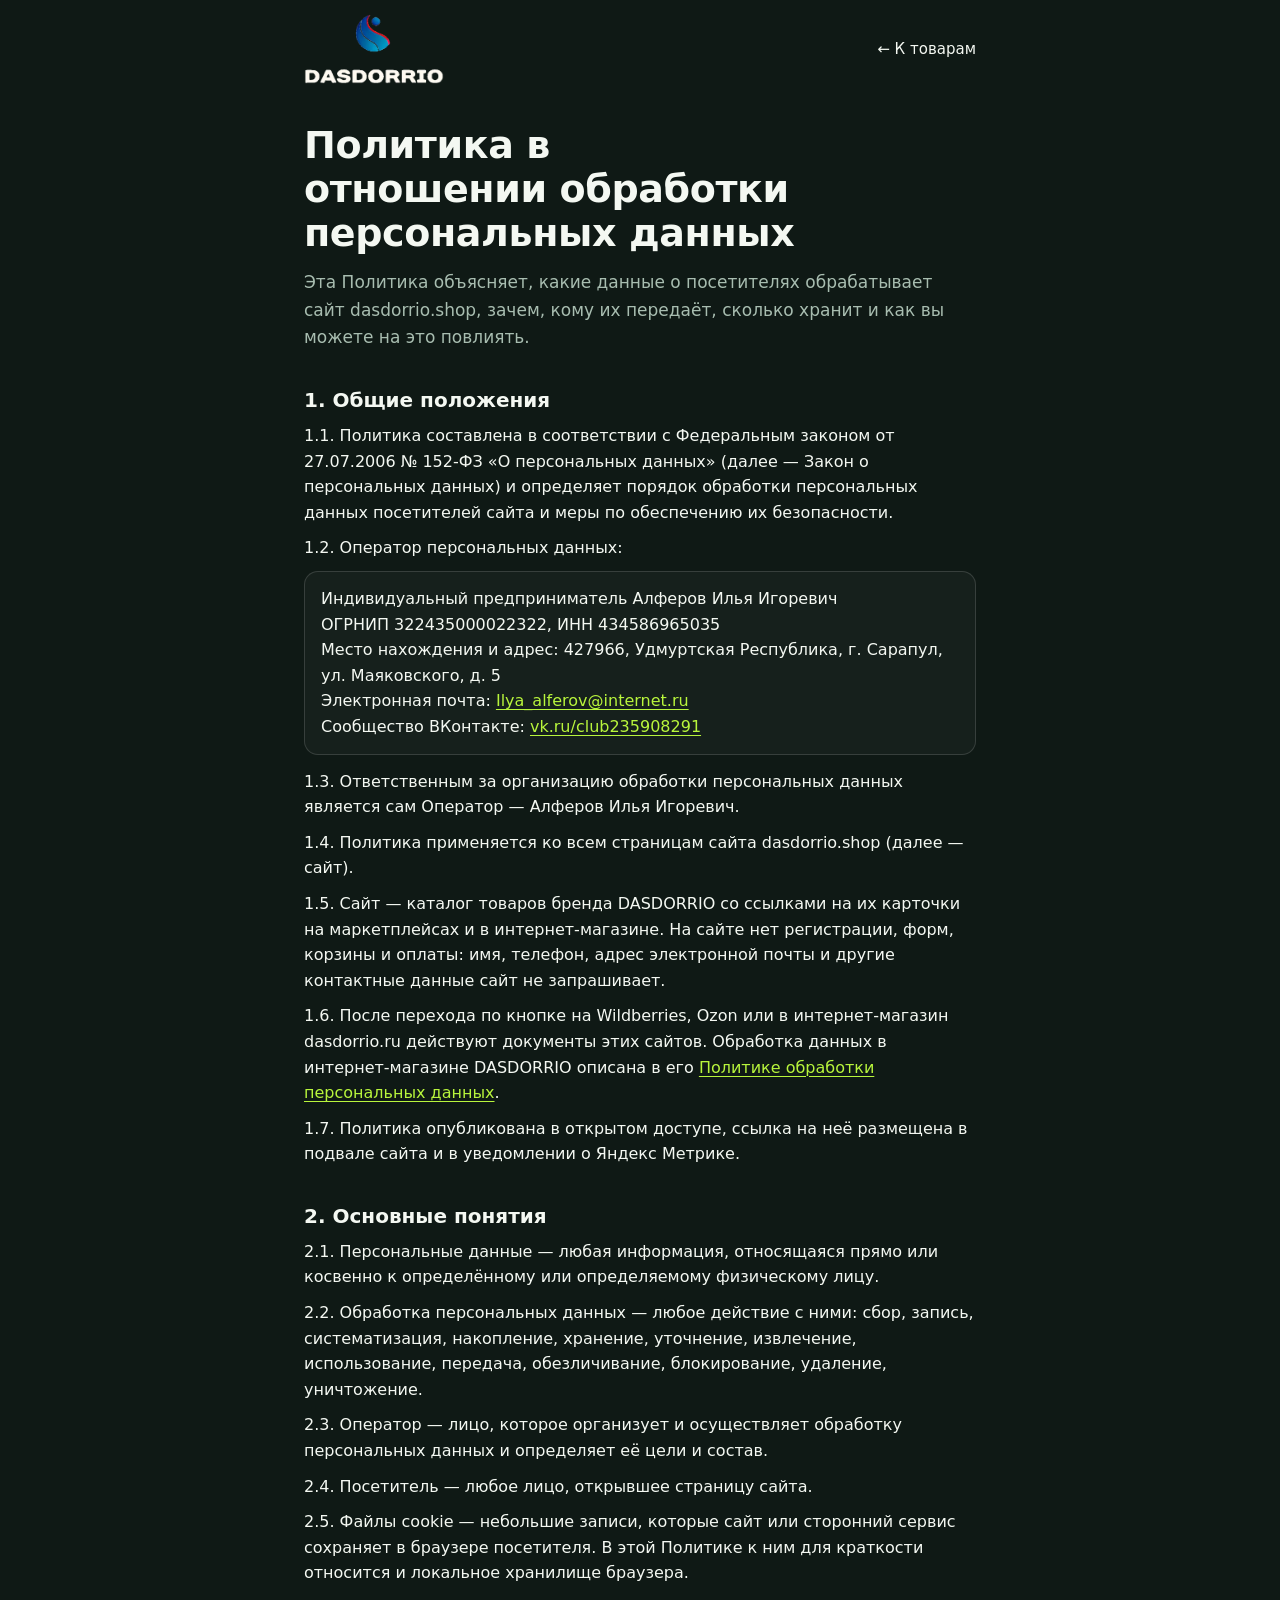
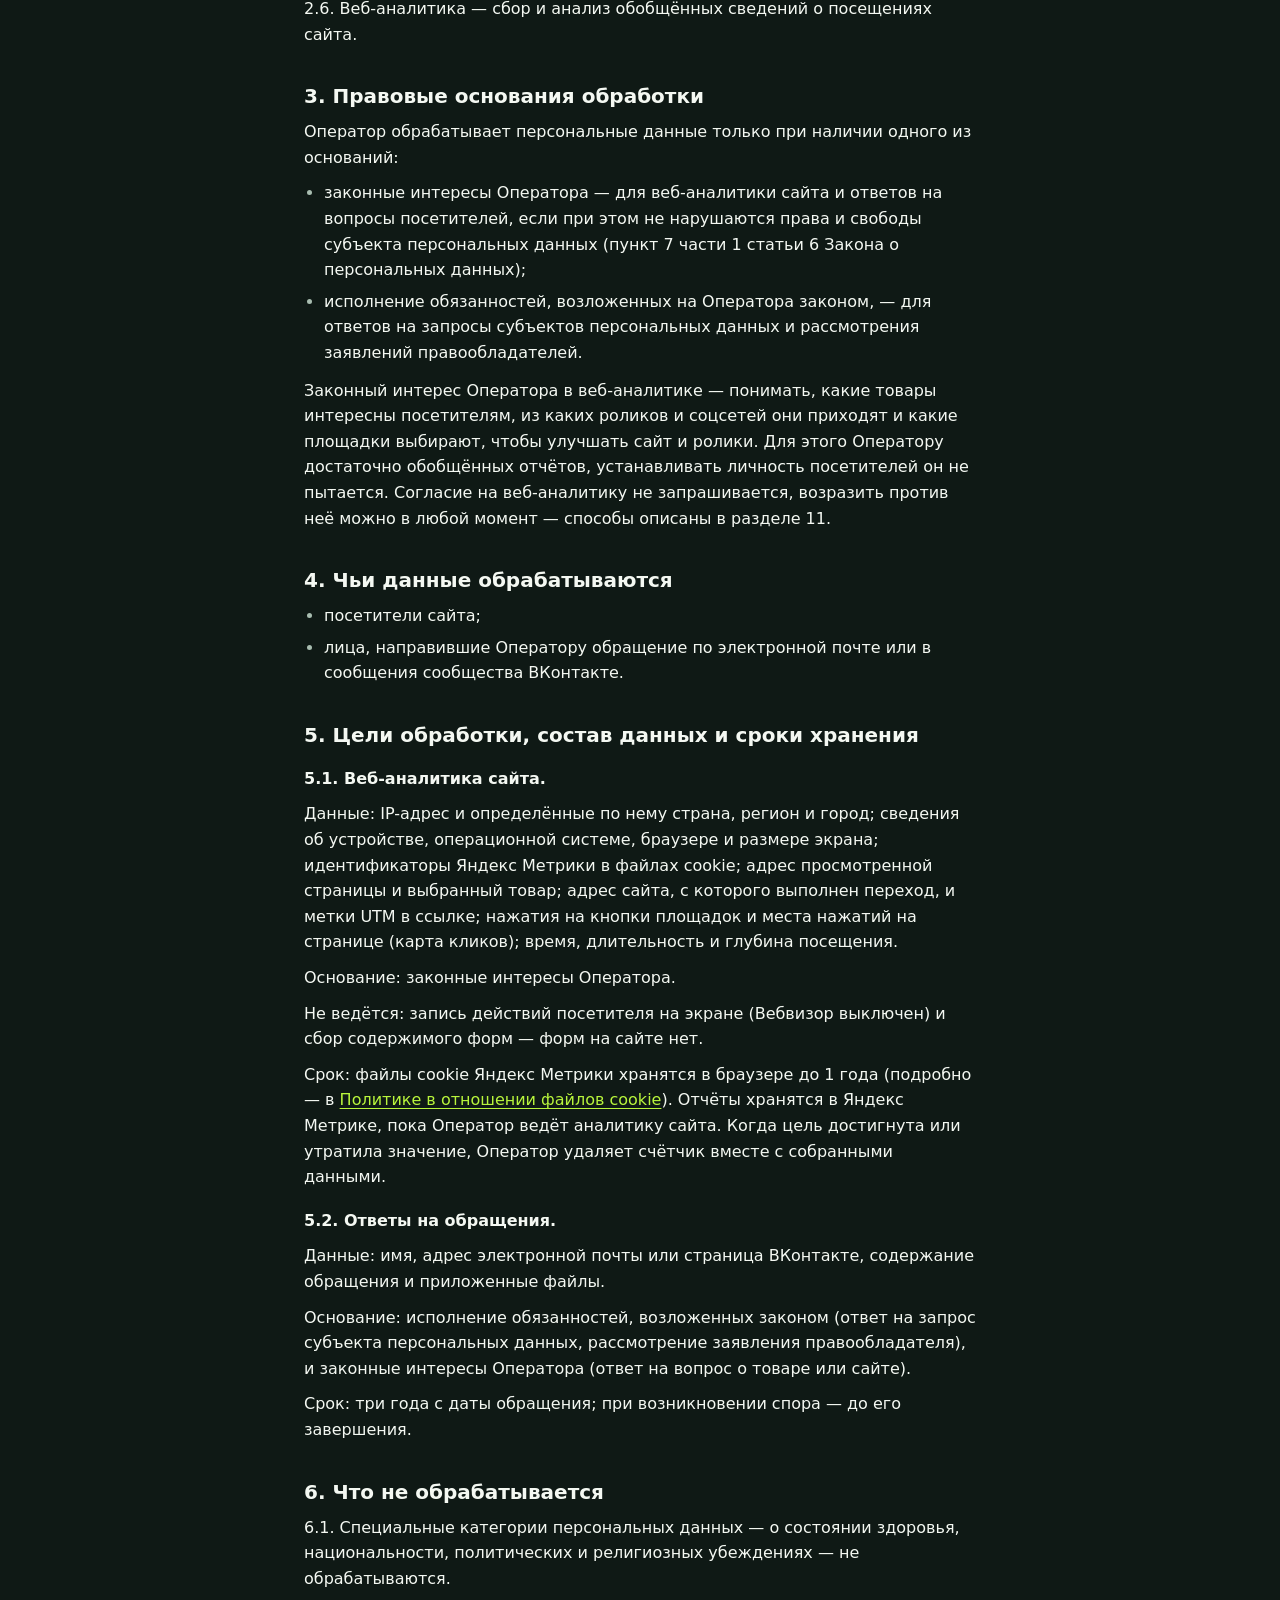
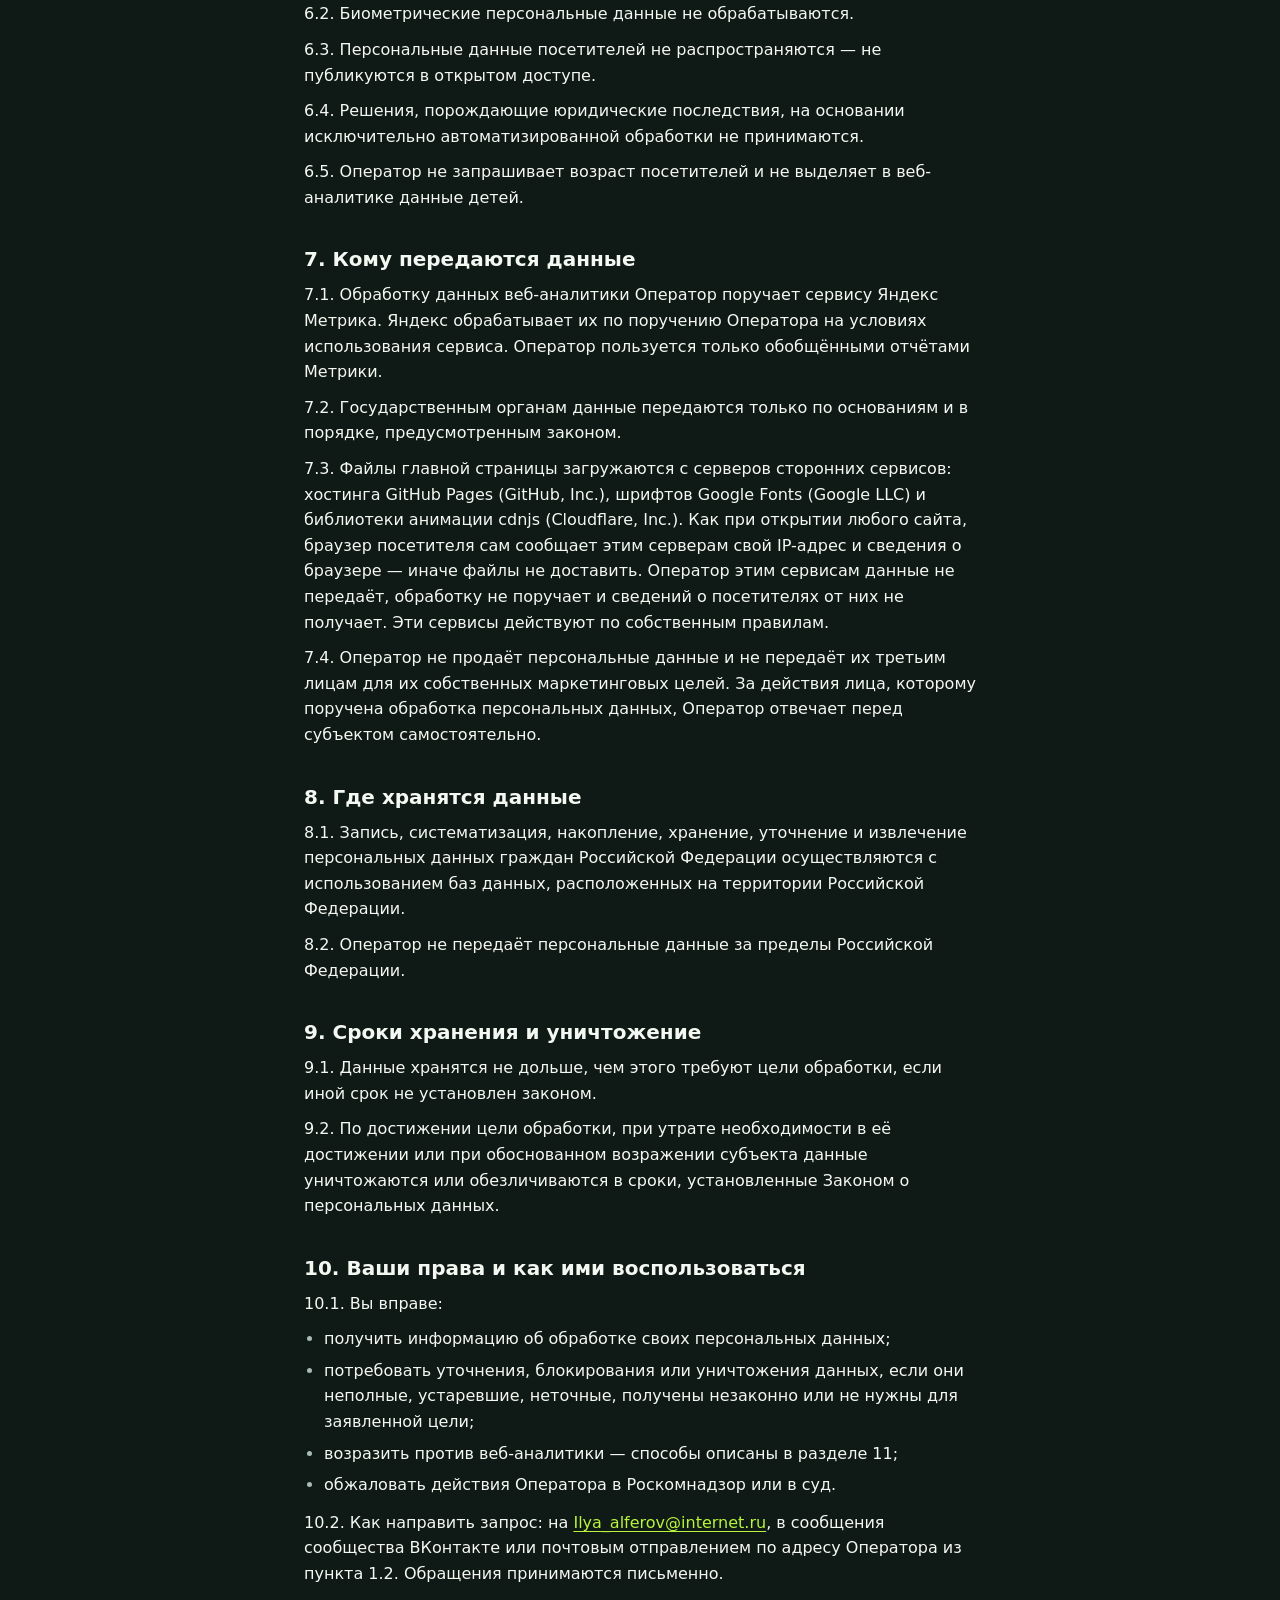
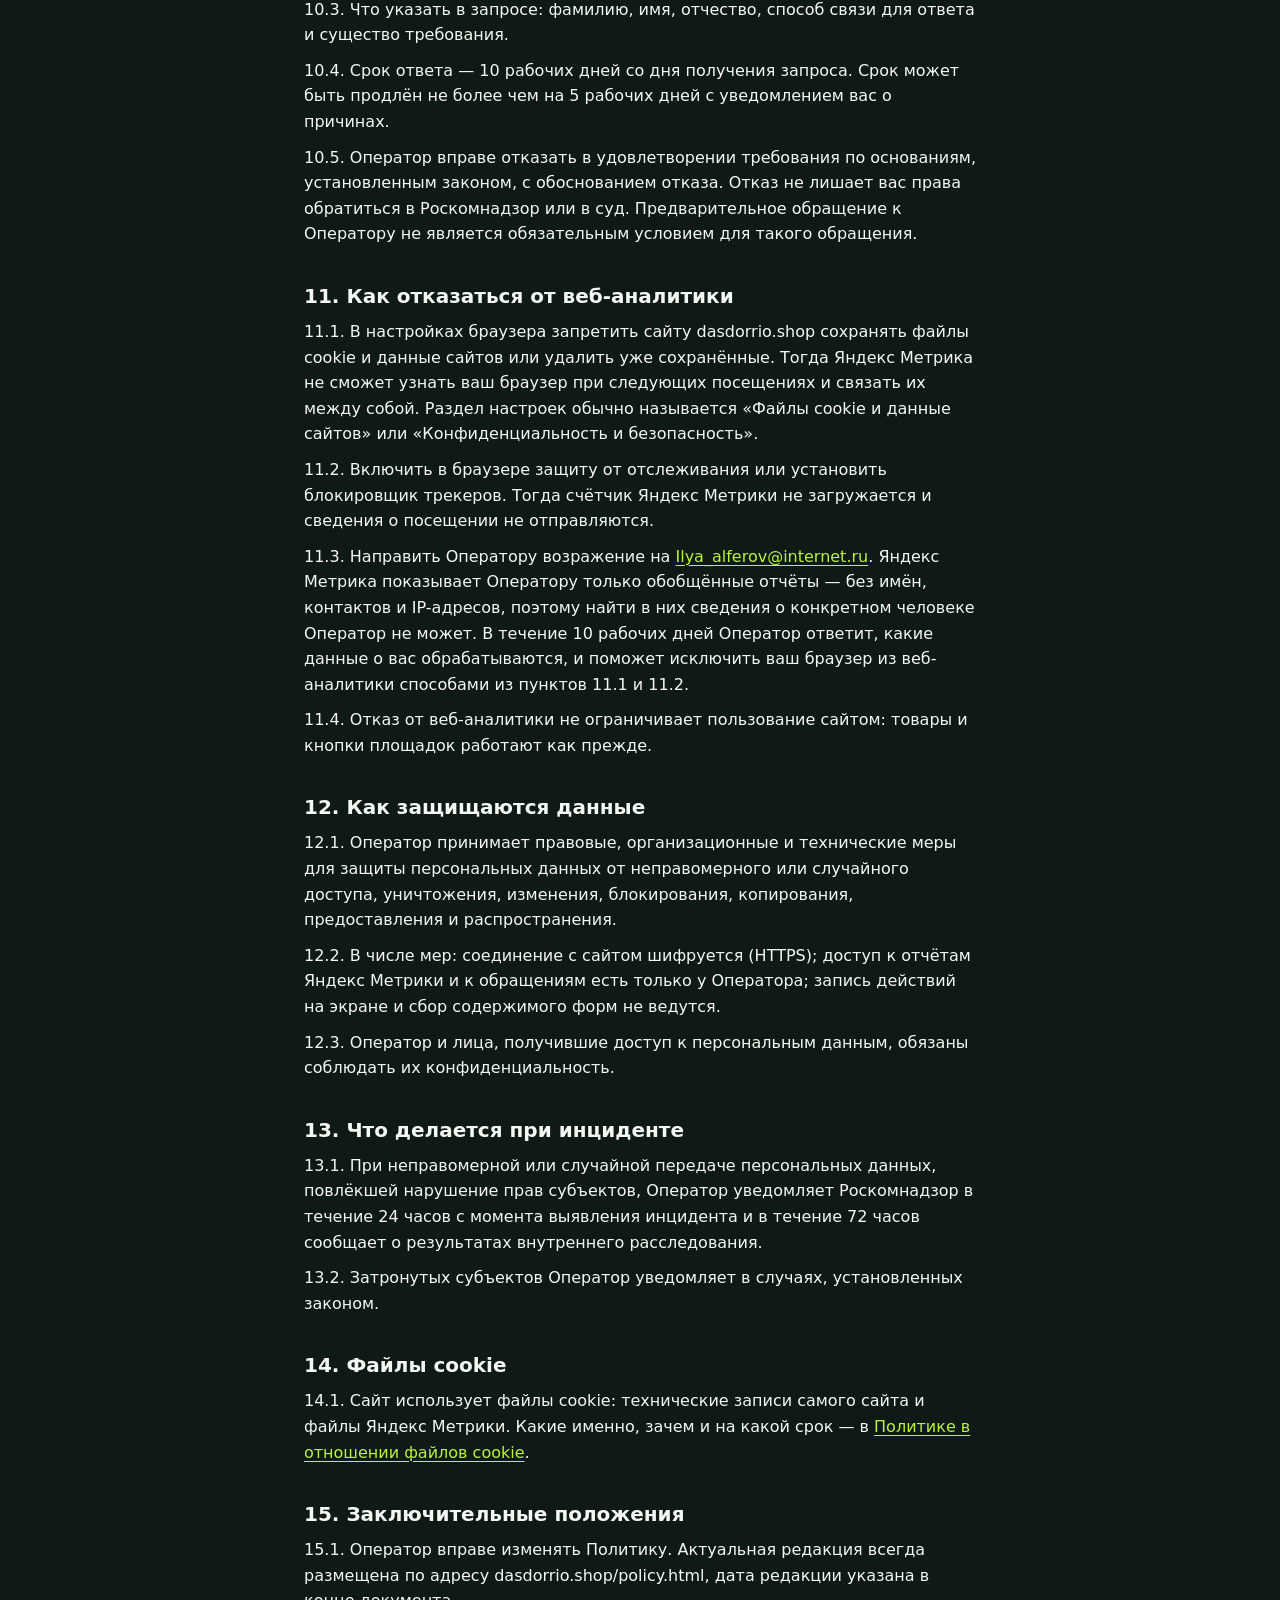
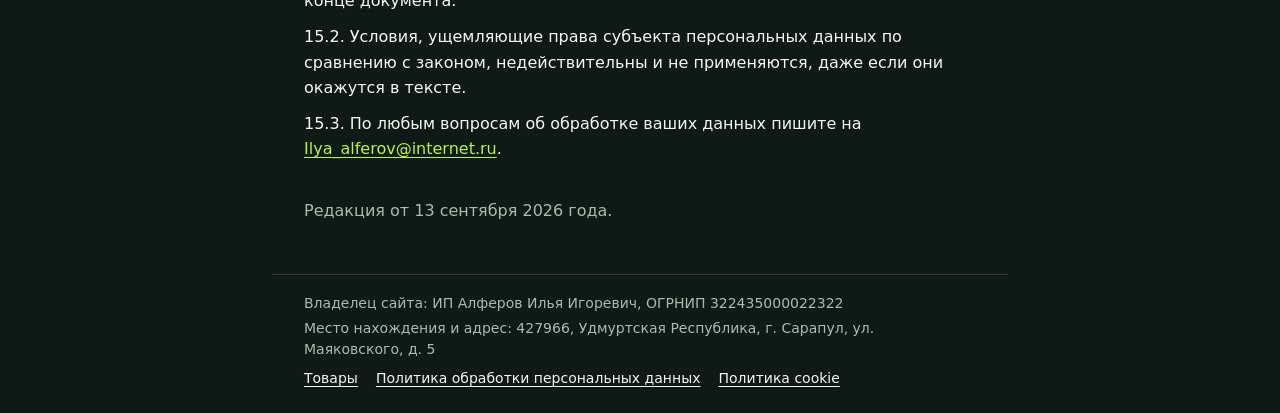
<file: policy.html>
<!doctype html>
<html lang="ru">
<head>
<meta charset="utf-8">
<meta name="viewport" content="width=device-width, initial-scale=1, viewport-fit=cover">
<title>Политика обработки персональных данных — Dasdorrio</title>
<meta name="description" content="Какие данные о посетителях обрабатывает сайт dasdorrio.shop, зачем и как от этого отказаться.">
<meta name="theme-color" content="#0F1915">
<link rel="icon" href="data:image/svg+xml,%3Csvg xmlns='http://www.w3.org/2000/svg' viewBox='0 0 32 32'%3E%3Crect width='32' height='32' rx='9' fill='%230B5FA8'/%3E%3Cpath d='M20 6c-6 2-11 8-9 15 1 3 4 5 8 5-4-3-5-8-2-12 1-2 4-4 8-4-1-2-3-4-5-4z' fill='%23fff'/%3E%3Ccircle cx='22' cy='9' r='2.6' fill='%23E5273A'/%3E%3C/svg%3E">
<link rel="stylesheet" href="legal.css">
</head>
<body>
<header class="doc-top">
  <a class="logo" href="./" aria-label="Dasdorrio — к товарам"><img src="logo/dasdorrio-light.webp" width="340" height="171" alt="Dasdorrio"></a>
  <a class="back" href="./">← К товарам</a>
</header>

<main class="doc">
<h1>Политика в отношении обработки персональных данных</h1>
<p class="lead">Эта Политика объясняет, какие данные о посетителях обрабатывает сайт dasdorrio.shop, зачем, кому их передаёт, сколько хранит и как вы можете на это повлиять.</p>

<h2>1. Общие положения</h2>
<p>1.1. Политика составлена в соответствии с Федеральным законом от 27.07.2006 № 152-ФЗ «О персональных данных» (далее — Закон о персональных данных) и определяет порядок обработки персональных данных посетителей сайта и меры по обеспечению их безопасности.</p>
<p>1.2. Оператор персональных данных:</p>
<address>
Индивидуальный предприниматель Алферов Илья Игоревич<br>
ОГРНИП 322435000022322, ИНН 434586965035<br>
Место нахождения и адрес: 427966, Удмуртская Республика, г. Сарапул, ул. Маяковского, д. 5<br>
Электронная почта: <a href="mailto:Ilya_alferov@internet.ru">Ilya_alferov@internet.ru</a><br>
Сообщество ВКонтакте: <a href="https://vk.ru/club235908291" rel="noopener">vk.ru/club235908291</a>
</address>
<p>1.3. Ответственным за организацию обработки персональных данных является сам Оператор — Алферов Илья Игоревич.</p>
<p>1.4. Политика применяется ко всем страницам сайта dasdorrio.shop (далее — сайт).</p>
<p>1.5. Сайт — каталог товаров бренда DASDORRIO со ссылками на их карточки на маркетплейсах и в интернет-магазине. На сайте нет регистрации, форм, корзины и оплаты: имя, телефон, адрес электронной почты и другие контактные данные сайт не запрашивает.</p>
<p>1.6. После перехода по кнопке на Wildberries, Ozon или в интернет-магазин dasdorrio.ru действуют документы этих сайтов. Обработка данных в интернет-магазине DASDORRIO описана в его <a href="https://dasdorrio.ru/privacy" rel="noopener">Политике обработки персональных данных</a>.</p>
<p>1.7. Политика опубликована в открытом доступе, ссылка на неё размещена в подвале сайта и в уведомлении о Яндекс Метрике.</p>

<h2>2. Основные понятия</h2>
<p>2.1. Персональные данные — любая информация, относящаяся прямо или косвенно к определённому или определяемому физическому лицу.</p>
<p>2.2. Обработка персональных данных — любое действие с ними: сбор, запись, систематизация, накопление, хранение, уточнение, извлечение, использование, передача, обезличивание, блокирование, удаление, уничтожение.</p>
<p>2.3. Оператор — лицо, которое организует и осуществляет обработку персональных данных и определяет её цели и состав.</p>
<p>2.4. Посетитель — любое лицо, открывшее страницу сайта.</p>
<p>2.5. Файлы cookie — небольшие записи, которые сайт или сторонний сервис сохраняет в браузере посетителя. В этой Политике к ним для краткости относится и локальное хранилище браузера.</p>
<p>2.6. Веб-аналитика — сбор и анализ обобщённых сведений о посещениях сайта.</p>

<h2>3. Правовые основания обработки</h2>
<p>Оператор обрабатывает персональные данные только при наличии одного из оснований:</p>
<ul>
  <li>законные интересы Оператора — для веб-аналитики сайта и ответов на вопросы посетителей, если при этом не нарушаются права и свободы субъекта персональных данных (пункт 7 части 1 статьи 6 Закона о персональных данных);</li>
  <li>исполнение обязанностей, возложенных на Оператора законом, — для ответов на запросы субъектов персональных данных и рассмотрения заявлений правообладателей.</li>
</ul>
<p>Законный интерес Оператора в веб-аналитике — понимать, какие товары интересны посетителям, из каких роликов и соцсетей они приходят и какие площадки выбирают, чтобы улучшать сайт и ролики. Для этого Оператору достаточно обобщённых отчётов, устанавливать личность посетителей он не пытается. Согласие на веб-аналитику не запрашивается, возразить против неё можно в любой момент — способы описаны в разделе 11.</p>

<h2>4. Чьи данные обрабатываются</h2>
<ul>
  <li>посетители сайта;</li>
  <li>лица, направившие Оператору обращение по электронной почте или в сообщения сообщества ВКонтакте.</li>
</ul>

<h2>5. Цели обработки, состав данных и сроки хранения</h2>
<p class="item">5.1. Веб-аналитика сайта.</p>
<p>Данные: IP-адрес и определённые по нему страна, регион и город; сведения об устройстве, операционной системе, браузере и размере экрана; идентификаторы Яндекс Метрики в файлах cookie; адрес просмотренной страницы и выбранный товар; адрес сайта, с которого выполнен переход, и метки UTM в ссылке; нажатия на кнопки площадок и места нажатий на странице (карта кликов); время, длительность и глубина посещения.</p>
<p>Основание: законные интересы Оператора.</p>
<p>Не ведётся: запись действий посетителя на экране (Вебвизор выключен) и сбор содержимого форм — форм на сайте нет.</p>
<p>Срок: файлы cookie Яндекс Метрики хранятся в браузере до 1 года (подробно — в <a href="cookie.html">Политике в отношении файлов cookie</a>). Отчёты хранятся в Яндекс Метрике, пока Оператор ведёт аналитику сайта. Когда цель достигнута или утратила значение, Оператор удаляет счётчик вместе с собранными данными.</p>

<p class="item">5.2. Ответы на обращения.</p>
<p>Данные: имя, адрес электронной почты или страница ВКонтакте, содержание обращения и приложенные файлы.</p>
<p>Основание: исполнение обязанностей, возложенных законом (ответ на запрос субъекта персональных данных, рассмотрение заявления правообладателя), и законные интересы Оператора (ответ на вопрос о товаре или сайте).</p>
<p>Срок: три года с даты обращения; при возникновении спора — до его завершения.</p>

<h2>6. Что не обрабатывается</h2>
<p>6.1. Специальные категории персональных данных — о состоянии здоровья, национальности, политических и религиозных убеждениях — не обрабатываются.</p>
<p>6.2. Биометрические персональные данные не обрабатываются.</p>
<p>6.3. Персональные данные посетителей не распространяются — не публикуются в открытом доступе.</p>
<p>6.4. Решения, порождающие юридические последствия, на основании исключительно автоматизированной обработки не принимаются.</p>
<p>6.5. Оператор не запрашивает возраст посетителей и не выделяет в веб-аналитике данные детей.</p>

<h2>7. Кому передаются данные</h2>
<p>7.1. Обработку данных веб-аналитики Оператор поручает сервису Яндекс Метрика. Яндекс обрабатывает их по поручению Оператора на условиях использования сервиса. Оператор пользуется только обобщёнными отчётами Метрики.</p>
<p>7.2. Государственным органам данные передаются только по основаниям и в порядке, предусмотренным законом.</p>
<p>7.3. Файлы главной страницы загружаются с серверов сторонних сервисов: хостинга GitHub Pages (GitHub, Inc.), шрифтов Google Fonts (Google LLC) и библиотеки анимации cdnjs (Cloudflare, Inc.). Как при открытии любого сайта, браузер посетителя сам сообщает этим серверам свой IP-адрес и сведения о браузере — иначе файлы не доставить. Оператор этим сервисам данные не передаёт, обработку не поручает и сведений о посетителях от них не получает. Эти сервисы действуют по собственным правилам.</p>
<p>7.4. Оператор не продаёт персональные данные и не передаёт их третьим лицам для их собственных маркетинговых целей. За действия лица, которому поручена обработка персональных данных, Оператор отвечает перед субъектом самостоятельно.</p>

<h2>8. Где хранятся данные</h2>
<p>8.1. Запись, систематизация, накопление, хранение, уточнение и извлечение персональных данных граждан Российской Федерации осуществляются с использованием баз данных, расположенных на территории Российской Федерации.</p>
<p>8.2. Оператор не передаёт персональные данные за пределы Российской Федерации.</p>

<h2>9. Сроки хранения и уничтожение</h2>
<p>9.1. Данные хранятся не дольше, чем этого требуют цели обработки, если иной срок не установлен законом.</p>
<p>9.2. По достижении цели обработки, при утрате необходимости в её достижении или при обоснованном возражении субъекта данные уничтожаются или обезличиваются в сроки, установленные Законом о персональных данных.</p>

<h2>10. Ваши права и как ими воспользоваться</h2>
<p>10.1. Вы вправе:</p>
<ul>
  <li>получить информацию об обработке своих персональных данных;</li>
  <li>потребовать уточнения, блокирования или уничтожения данных, если они неполные, устаревшие, неточные, получены незаконно или не нужны для заявленной цели;</li>
  <li>возразить против веб-аналитики — способы описаны в разделе 11;</li>
  <li>обжаловать действия Оператора в Роскомнадзор или в суд.</li>
</ul>
<p>10.2. Как направить запрос: на <a href="mailto:Ilya_alferov@internet.ru">Ilya_alferov@internet.ru</a>, в сообщения сообщества ВКонтакте или почтовым отправлением по адресу Оператора из пункта 1.2. Обращения принимаются письменно.</p>
<p>10.3. Что указать в запросе: фамилию, имя, отчество, способ связи для ответа и существо требования.</p>
<p>10.4. Срок ответа — 10 рабочих дней со дня получения запроса. Срок может быть продлён не более чем на 5 рабочих дней с уведомлением вас о причинах.</p>
<p>10.5. Оператор вправе отказать в удовлетворении требования по основаниям, установленным законом, с обоснованием отказа. Отказ не лишает вас права обратиться в Роскомнадзор или в суд. Предварительное обращение к Оператору не является обязательным условием для такого обращения.</p>

<h2>11. Как отказаться от веб-аналитики</h2>
<p>11.1. В настройках браузера запретить сайту dasdorrio.shop сохранять файлы cookie и данные сайтов или удалить уже сохранённые. Тогда Яндекс Метрика не сможет узнать ваш браузер при следующих посещениях и связать их между собой. Раздел настроек обычно называется «Файлы cookie и данные сайтов» или «Конфиденциальность и безопасность».</p>
<p>11.2. Включить в браузере защиту от отслеживания или установить блокировщик трекеров. Тогда счётчик Яндекс Метрики не загружается и сведения о посещении не отправляются.</p>
<p>11.3. Направить Оператору возражение на <a href="mailto:Ilya_alferov@internet.ru">Ilya_alferov@internet.ru</a>. Яндекс Метрика показывает Оператору только обобщённые отчёты — без имён, контактов и IP-адресов, поэтому найти в них сведения о конкретном человеке Оператор не может. В течение 10 рабочих дней Оператор ответит, какие данные о вас обрабатываются, и поможет исключить ваш браузер из веб-аналитики способами из пунктов 11.1 и 11.2.</p>
<p>11.4. Отказ от веб-аналитики не ограничивает пользование сайтом: товары и кнопки площадок работают как прежде.</p>

<h2>12. Как защищаются данные</h2>
<p>12.1. Оператор принимает правовые, организационные и технические меры для защиты персональных данных от неправомерного или случайного доступа, уничтожения, изменения, блокирования, копирования, предоставления и распространения.</p>
<p>12.2. В числе мер: соединение с сайтом шифруется (HTTPS); доступ к отчётам Яндекс Метрики и к обращениям есть только у Оператора; запись действий на экране и сбор содержимого форм не ведутся.</p>
<p>12.3. Оператор и лица, получившие доступ к персональным данным, обязаны соблюдать их конфиденциальность.</p>

<h2>13. Что делается при инциденте</h2>
<p>13.1. При неправомерной или случайной передаче персональных данных, повлёкшей нарушение прав субъектов, Оператор уведомляет Роскомнадзор в течение 24 часов с момента выявления инцидента и в течение 72 часов сообщает о результатах внутреннего расследования.</p>
<p>13.2. Затронутых субъектов Оператор уведомляет в случаях, установленных законом.</p>

<h2>14. Файлы cookie</h2>
<p>14.1. Сайт использует файлы cookie: технические записи самого сайта и файлы Яндекс Метрики. Какие именно, зачем и на какой срок — в <a href="cookie.html">Политике в отношении файлов cookie</a>.</p>

<h2>15. Заключительные положения</h2>
<p>15.1. Оператор вправе изменять Политику. Актуальная редакция всегда размещена по адресу dasdorrio.shop/policy.html, дата редакции указана в конце документа.</p>
<p>15.2. Условия, ущемляющие права субъекта персональных данных по сравнению с законом, недействительны и не применяются, даже если они окажутся в тексте.</p>
<p>15.3. По любым вопросам об обработке ваших данных пишите на <a href="mailto:Ilya_alferov@internet.ru">Ilya_alferov@internet.ru</a>.</p>

<p class="edition">Редакция от 13 сентября 2026 года.</p>
</main>

<footer class="doc-foot">
  <p>Владелец сайта: ИП Алферов Илья Игоревич, ОГРНИП 322435000022322</p>
  <p>Место нахождения и адрес: 427966, Удмуртская Республика, г. Сарапул, ул. Маяковского, д. 5</p>
  <nav aria-label="Документы">
    <a href="./">Товары</a>
    <a href="policy.html" aria-current="page">Политика обработки персональных данных</a>
    <a href="cookie.html">Политика cookie</a>
  </nav>
</footer>
</body>
</html>
</file>
<file: legal.css>
/* Документы сайта (политики): спокойная тёмная страница в тоне первой сцены.
   Без сторонних шрифтов и скриптов — страница не делает запросов за пределы сайта. */
:root{
  --bg:#1B2620; --bg2:#0F1915; --fg:#F4F8F2; --fg2:#A8BDB0; --accent:#B8F53C;
  --line:rgba(255,255,255,.14);
  --gutter:20px;
}
*{box-sizing:border-box}
html{-webkit-text-size-adjust:100%; background:var(--bg2)}
body{
  margin:0; background:var(--bg2); color:var(--fg);
  font-family:system-ui, -apple-system, "Segoe UI", Roboto, sans-serif; font-size:16px; line-height:1.6;
  -webkit-font-smoothing:antialiased;
}
::selection{background:var(--accent); color:var(--bg2)}
:focus-visible{outline:3px solid var(--accent); outline-offset:3px; border-radius:6px}
a{color:var(--accent); text-decoration-thickness:1px; text-underline-offset:3px}
a:hover{text-decoration-thickness:2px}

.doc-top{
  display:flex; align-items:center; justify-content:space-between; gap:16px;
  max-width:46rem; margin:0 auto; padding:calc(14px + env(safe-area-inset-top)) var(--gutter) 0;
}
.doc-top .logo{display:inline-block; line-height:0}
.doc-top .logo img{width:118px; height:auto; display:block}
.doc-top .back{color:var(--fg); font-size:15px; text-decoration:none; padding:10px 0}
.doc-top .back:hover{text-decoration:underline}

.doc{max-width:46rem; margin:0 auto; padding:28px var(--gutter) 40px}
.doc h1{
  font-size:clamp(26px, 6vw, 38px); line-height:1.15; font-weight:800; letter-spacing:-0.01em;
  margin:0 0 14px; text-wrap:balance;
}
.doc .lead{color:var(--fg2); font-size:17px; margin:0 0 8px}
.doc h2{font-size:20px; line-height:1.3; font-weight:700; margin:36px 0 10px; text-wrap:balance}
.doc p{margin:0 0 10px}
.doc ul{margin:0 0 12px; padding-left:1.25em}
.doc li{margin:0 0 6px}
.doc li::marker{color:var(--fg2)}
.doc address{
  font-style:normal; margin:4px 0 14px; padding:14px 16px;
  border:1px solid var(--line); border-radius:14px; background:rgba(255,255,255,.03);
}
.doc .item{font-weight:700; margin-top:18px}
.doc .edition{color:var(--fg2); margin-top:36px}

.table-wrap{overflow-x:auto; margin:6px 0 16px; border:1px solid var(--line); border-radius:14px}
.doc table{width:100%; min-width:560px; border-collapse:collapse; font-size:15px; line-height:1.45}
.doc th, .doc td{text-align:left; vertical-align:top; padding:10px 14px; border-bottom:1px solid var(--line)}
.doc tr:last-child td{border-bottom:0}
.doc th{color:var(--fg2); font-weight:600}
.doc code{font-family:ui-monospace, "Cascadia Mono", Consolas, monospace; font-size:.92em; white-space:nowrap}

.doc-foot{
  max-width:46rem; margin:0 auto; padding:18px var(--gutter) calc(24px + env(safe-area-inset-bottom));
  border-top:1px solid var(--line); color:var(--fg2); font-size:14px; line-height:1.5;
}
.doc-foot p{margin:0 0 4px}
.doc-foot nav{display:flex; flex-wrap:wrap; gap:6px 18px; margin-top:8px}
.doc-foot a{color:var(--fg)}

@media (min-width:900px){
  :root{--gutter:32px}
  .doc-top .logo img{width:140px}
  .doc{padding-top:40px}
}
</file>
